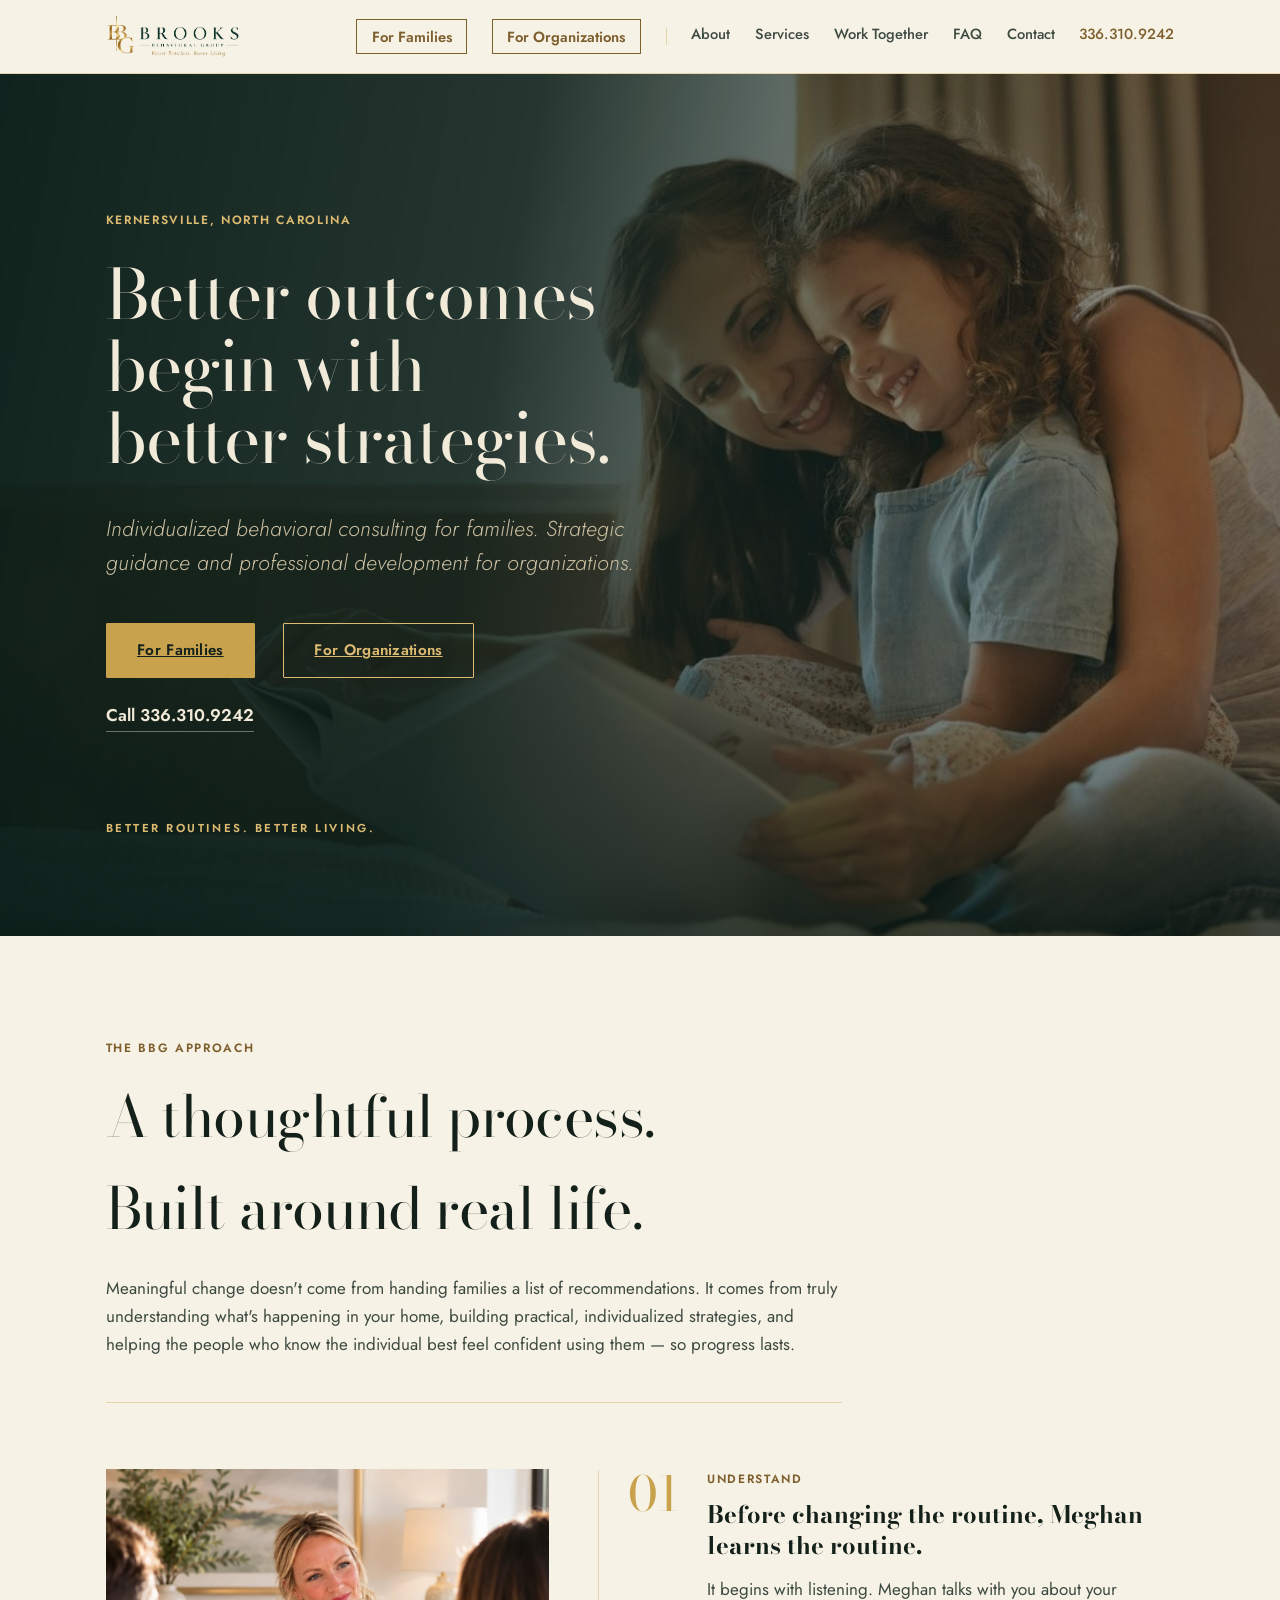
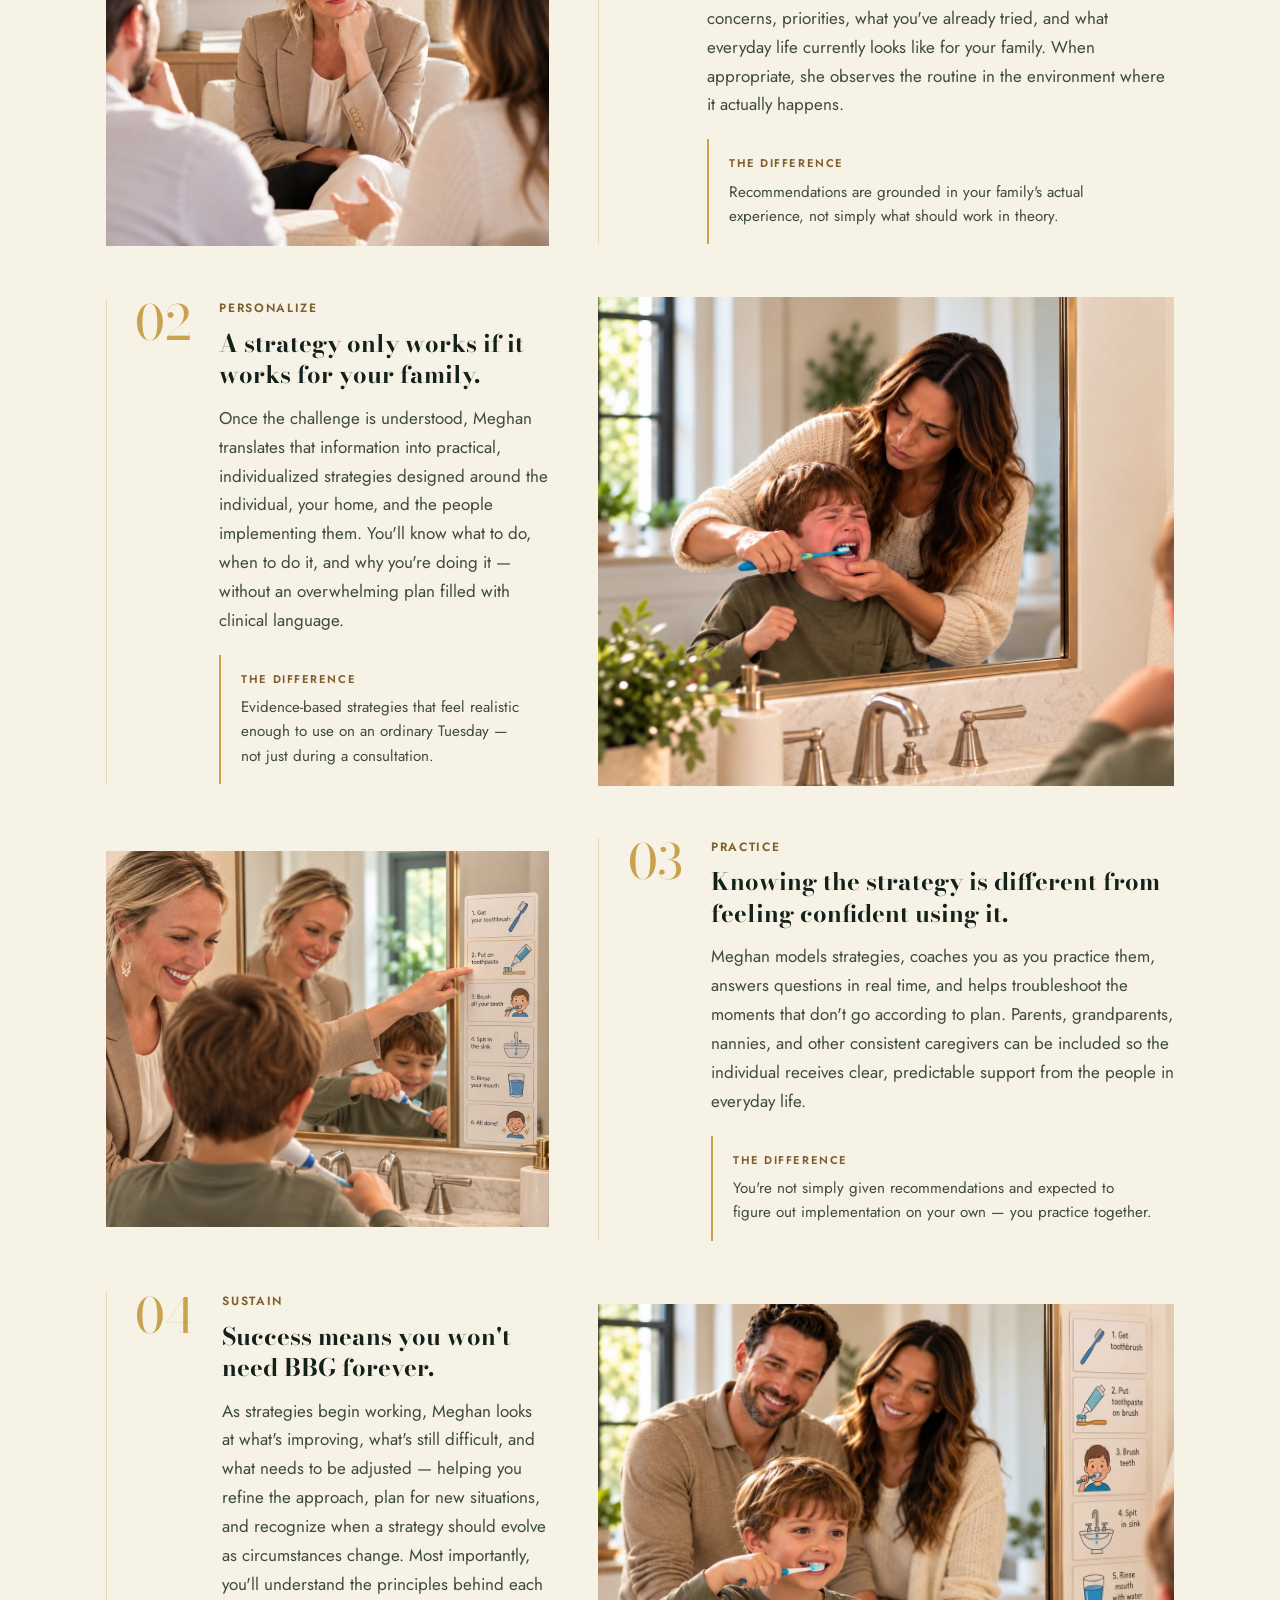
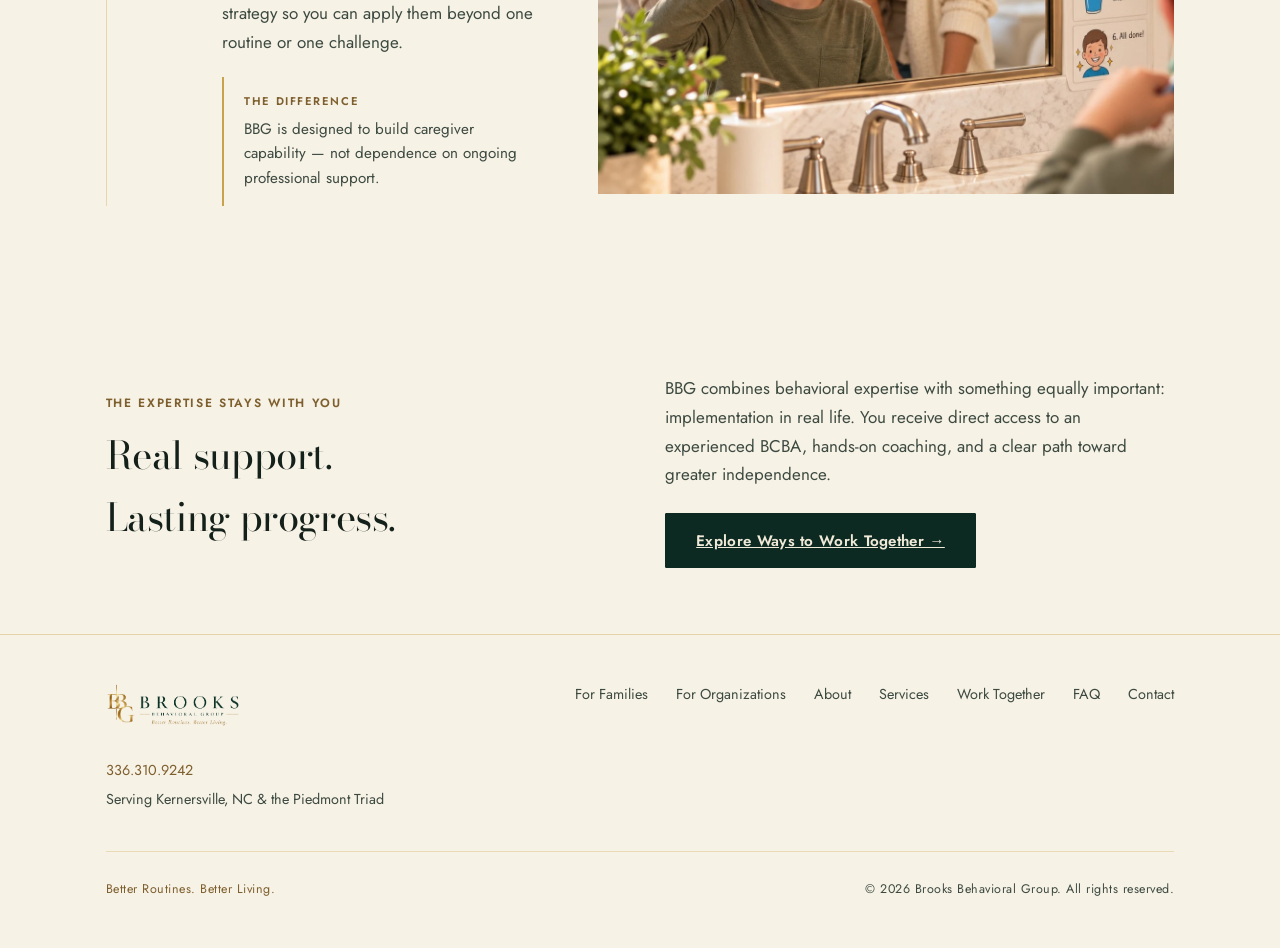
<file: index.html>
<!doctype html>
<html lang="en">
<head>
  <meta charset="utf-8" />
  <meta name="viewport" content="width=device-width, initial-scale=1" />
  <title>Brooks Behavioral Group — Private In-Home Behavioral Consulting, Kernersville NC</title>
  <meta name="description" content="Brooks Behavioral Group is a private, in-home behavioral consulting practice led by a Board Certified Behavior Analyst, serving families in Kernersville, NC and the greater Piedmont Triad." />
  <link rel="icon" type="image/png" href="assets/images/logo-mark.png" />

  <meta property="og:type" content="website" />
  <meta property="og:site_name" content="Brooks Behavioral Group" />
  <meta property="og:url" content="https://www.brooksbehavioral.com/" />
  <meta property="og:title" content="Brooks Behavioral Group" />
  <meta property="og:description" content="Private, in-home behavioral consulting with a Board Certified Behavior Analyst — serving Kernersville, NC and the greater Piedmont Triad." />
  <meta property="og:image" content="https://www.brooksbehavioral.com/assets/images/og-share.jpg" />
  <meta property="og:image:width" content="1200" />
  <meta property="og:image:height" content="630" />
  <meta name="twitter:card" content="summary_large_image" />
  <meta name="twitter:title" content="Brooks Behavioral Group" />
  <meta name="twitter:description" content="Private, in-home behavioral consulting with a Board Certified Behavior Analyst — serving Kernersville, NC and the greater Piedmont Triad." />
  <meta name="twitter:image" content="https://www.brooksbehavioral.com/assets/images/og-share.jpg" />
  <link rel="preconnect" href="https://fonts.googleapis.com" />
  <link rel="preconnect" href="https://fonts.gstatic.com" crossorigin />
  <link href="https://fonts.googleapis.com/css2?family=Bodoni+Moda:ital,opsz,wght@0,6..96,400..800;1,6..96,400..700&family=Jost:ital,wght@0,300;0,400;0,500;0,600;1,300;1,400;1,500&display=swap" rel="stylesheet" />
  <link rel="stylesheet" href="css/style.css?v=__ASSET_VERSION__" />
</head>
<body>

  <header class="site-header">
    <div class="wrap site-header__bar">
      <a class="wordmark" href="index.html">
        <img class="wordmark__logo" src="assets/images/logo-full.png" alt="Brooks Behavioral Group" />
      </a>

      <button class="nav-toggle" type="button" aria-expanded="false" aria-controls="primary-nav" aria-label="Open menu">
        <span></span><span></span><span></span>
      </button>

      <nav class="site-nav" id="primary-nav">
        <a class="site-nav__pathway" href="index.html#approach">For Families</a>
        <a class="site-nav__pathway" href="organizations.html">For Organizations</a>
        <span class="site-nav__divider" aria-hidden="true"></span>
        <a href="about.html">About</a>
        <a href="services.html">Services</a>
        <a href="together.html">Work Together</a>
        <a href="faq.html">FAQ</a>
        <a href="contact.html">Contact</a>
        <a class="site-nav__phone" href="tel:+13363109242">336.310.9242</a>
      </nav>
    </div>
  </header>

  <main>
    <!-- ============ Hero ============ -->
    <section class="hero">
      <img class="hero__bg" src="assets/images/reading-together.jpg" alt="" aria-hidden="true" />
      <div class="hero__scrim" aria-hidden="true"></div>

      <div class="wrap">
        <div class="hero__frame">
          <p class="hero__eyebrow label">Kernersville, North Carolina</p>
          <h1 class="hero__title display">Better outcomes begin with better strategies.</h1>
          <p class="hero__lede">Individualized behavioral consulting for families. Strategic guidance and professional development for organizations.</p>
          <div class="hero__actions">
            <a class="btn btn--gold-solid" href="#approach">For Families</a>
            <a class="btn btn--gold" href="organizations.html">For Organizations</a>
          </div>
          <a class="hero__call" href="tel:+13363109242">Call 336.310.9242</a>
        </div>
        <p class="brand-strip">Better Routines. Better Living.</p>
      </div>
    </section>

    <!-- ============ The BBG Approach ============ -->
    <section class="section section--ivory" id="approach">
      <div class="wrap">
        <div class="approach__intro">
          <p class="label" style="color: var(--gold-600);">The BBG Approach</p>
          <h2 class="display approach__headline">A thoughtful process. Built around real life.</h2>
          <p class="approach__lede">Meaningful change doesn't come from handing families a list of recommendations. It comes from truly understanding what's happening in your home, building practical, individualized strategies, and helping the people who know the individual best feel confident using them — so progress lasts.</p>
        </div>

        <div class="approach-steps">
          <article class="approach-step reveal-on-scroll">
            <div class="approach-step__media">
              <img src="assets/images/living-room-consultation.jpg" alt="Meghan listening to a father and mother describe their family's routines in their living room" loading="lazy" />
            </div>
            <div class="approach-step__content">
              <p class="approach-step__num display" aria-hidden="true">01</p>
              <div class="approach-step__text">
                <p class="approach-step__label label">Understand</p>
                <h3 class="approach-step__headline">Before changing the routine, Meghan learns the routine.</h3>
                <p class="approach-step__body">It begins with listening. Meghan talks with you about your concerns, priorities, what you've already tried, and what everyday life currently looks like for your family. When appropriate, she observes the routine in the environment where it actually happens.</p>
                <div class="approach-step__difference">
                  <p class="approach-step__difference-label label">The Difference</p>
                  <p class="approach-step__difference-text">Recommendations are grounded in your family's actual experience, not simply what should work in theory.</p>
                </div>
              </div>
            </div>
          </article>

          <article class="approach-step approach-step--reverse reveal-on-scroll">
            <div class="approach-step__media">
              <img src="assets/images/toothbrushing-struggle-2.jpg" alt="A mother helping her son brush his teeth during a difficult moment" loading="lazy" />
            </div>
            <div class="approach-step__content">
              <p class="approach-step__num display" aria-hidden="true">02</p>
              <div class="approach-step__text">
                <p class="approach-step__label label">Personalize</p>
                <h3 class="approach-step__headline">A strategy only works if it works for your family.</h3>
                <p class="approach-step__body">Once the challenge is understood, Meghan translates that information into practical, individualized strategies designed around the individual, your home, and the people implementing them. You'll know what to do, when to do it, and why you're doing it — without an overwhelming plan filled with clinical language.</p>
                <div class="approach-step__difference">
                  <p class="approach-step__difference-label label">The Difference</p>
                  <p class="approach-step__difference-text">Evidence-based strategies that feel realistic enough to use on an ordinary Tuesday — not just during a consultation.</p>
                </div>
              </div>
            </div>
          </article>

          <article class="approach-step reveal-on-scroll">
            <div class="approach-step__media">
              <img src="assets/images/toothbrushing-routine-chart.jpg" alt="Meghan helping a child follow a visual toothbrushing routine chart at the bathroom mirror" loading="lazy" />
            </div>
            <div class="approach-step__content">
              <p class="approach-step__num display" aria-hidden="true">03</p>
              <div class="approach-step__text">
                <p class="approach-step__label label">Practice</p>
                <h3 class="approach-step__headline">Knowing the strategy is different from feeling confident using it.</h3>
                <p class="approach-step__body">Meghan models strategies, coaches you as you practice them, answers questions in real time, and helps troubleshoot the moments that don't go according to plan. Parents, grandparents, nannies, and other consistent caregivers can be included so the individual receives clear, predictable support from the people in everyday life.</p>
                <div class="approach-step__difference">
                  <p class="approach-step__difference-label label">The Difference</p>
                  <p class="approach-step__difference-text">You're not simply given recommendations and expected to figure out implementation on your own — you practice together.</p>
                </div>
              </div>
            </div>
          </article>

          <article class="approach-step approach-step--reverse reveal-on-scroll">
            <div class="approach-step__media">
              <img src="assets/images/family-toothbrushing-success.jpg" alt="A child confidently brushing his teeth on his own while both parents watch proudly" loading="lazy" />
            </div>
            <div class="approach-step__content">
              <p class="approach-step__num display" aria-hidden="true">04</p>
              <div class="approach-step__text">
                <p class="approach-step__label label">Sustain</p>
                <h3 class="approach-step__headline">Success means you won't need BBG forever.</h3>
                <p class="approach-step__body">As strategies begin working, Meghan looks at what's improving, what's still difficult, and what needs to be adjusted — helping you refine the approach, plan for new situations, and recognize when a strategy should evolve as circumstances change. Most importantly, you'll understand the principles behind each strategy so you can apply them beyond one routine or one challenge.</p>
                <div class="approach-step__difference">
                  <p class="approach-step__difference-label label">The Difference</p>
                  <p class="approach-step__difference-text">BBG is designed to build caregiver capability — not dependence on ongoing professional support.</p>
                </div>
              </div>
            </div>
          </article>
        </div>
      </div>
    </section>

    <!-- ============ Closing strip ============ -->
    <section class="approach-close">
      <div class="wrap approach-close__grid">
        <div>
          <p class="label" style="color: var(--gold-600);">The Expertise Stays With You</p>
          <h2 class="display approach-close__headline">Real support. Lasting progress.</h2>
        </div>
        <div class="approach-close__body">
          <p>BBG combines behavioral expertise with something equally important: implementation in real life. You receive direct access to an experienced BCBA, hands-on coaching, and a clear path toward greater independence.</p>
          <a class="btn btn--emerald" href="together.html">Explore Ways to Work Together &rarr;</a>
        </div>
      </div>
    </section>
  </main>

  <footer class="site-footer">
    <div class="wrap">
      <div class="site-footer__top">
        <a class="wordmark" href="index.html">
          <img class="wordmark__logo" src="assets/images/logo-full.png" alt="Brooks Behavioral Group" />
        </a>

        <nav class="site-footer__nav" aria-label="Footer">
          <a href="index.html#approach">For Families</a>
          <a href="organizations.html">For Organizations</a>
          <a href="about.html">About</a>
          <a href="services.html">Services</a>
          <a href="together.html">Work Together</a>
          <a href="faq.html">FAQ</a>
          <a href="contact.html">Contact</a>
        </nav>

        <div class="site-footer__contact">
          <a href="tel:+13363109242">336.310.9242</a>
          <span>Serving Kernersville, NC &amp; the Piedmont Triad</span>
        </div>
      </div>

      <div class="site-footer__bottom">
        <span class="site-footer__tagline">Better Routines. Better Living.</span>
        <span>&copy; <span id="year">2026</span> Brooks Behavioral Group. All rights reserved.</span>
      </div>
    </div>
  </footer>

  <script src="js/main.js?v=__ASSET_VERSION__"></script>
</body>
</html>
</file>
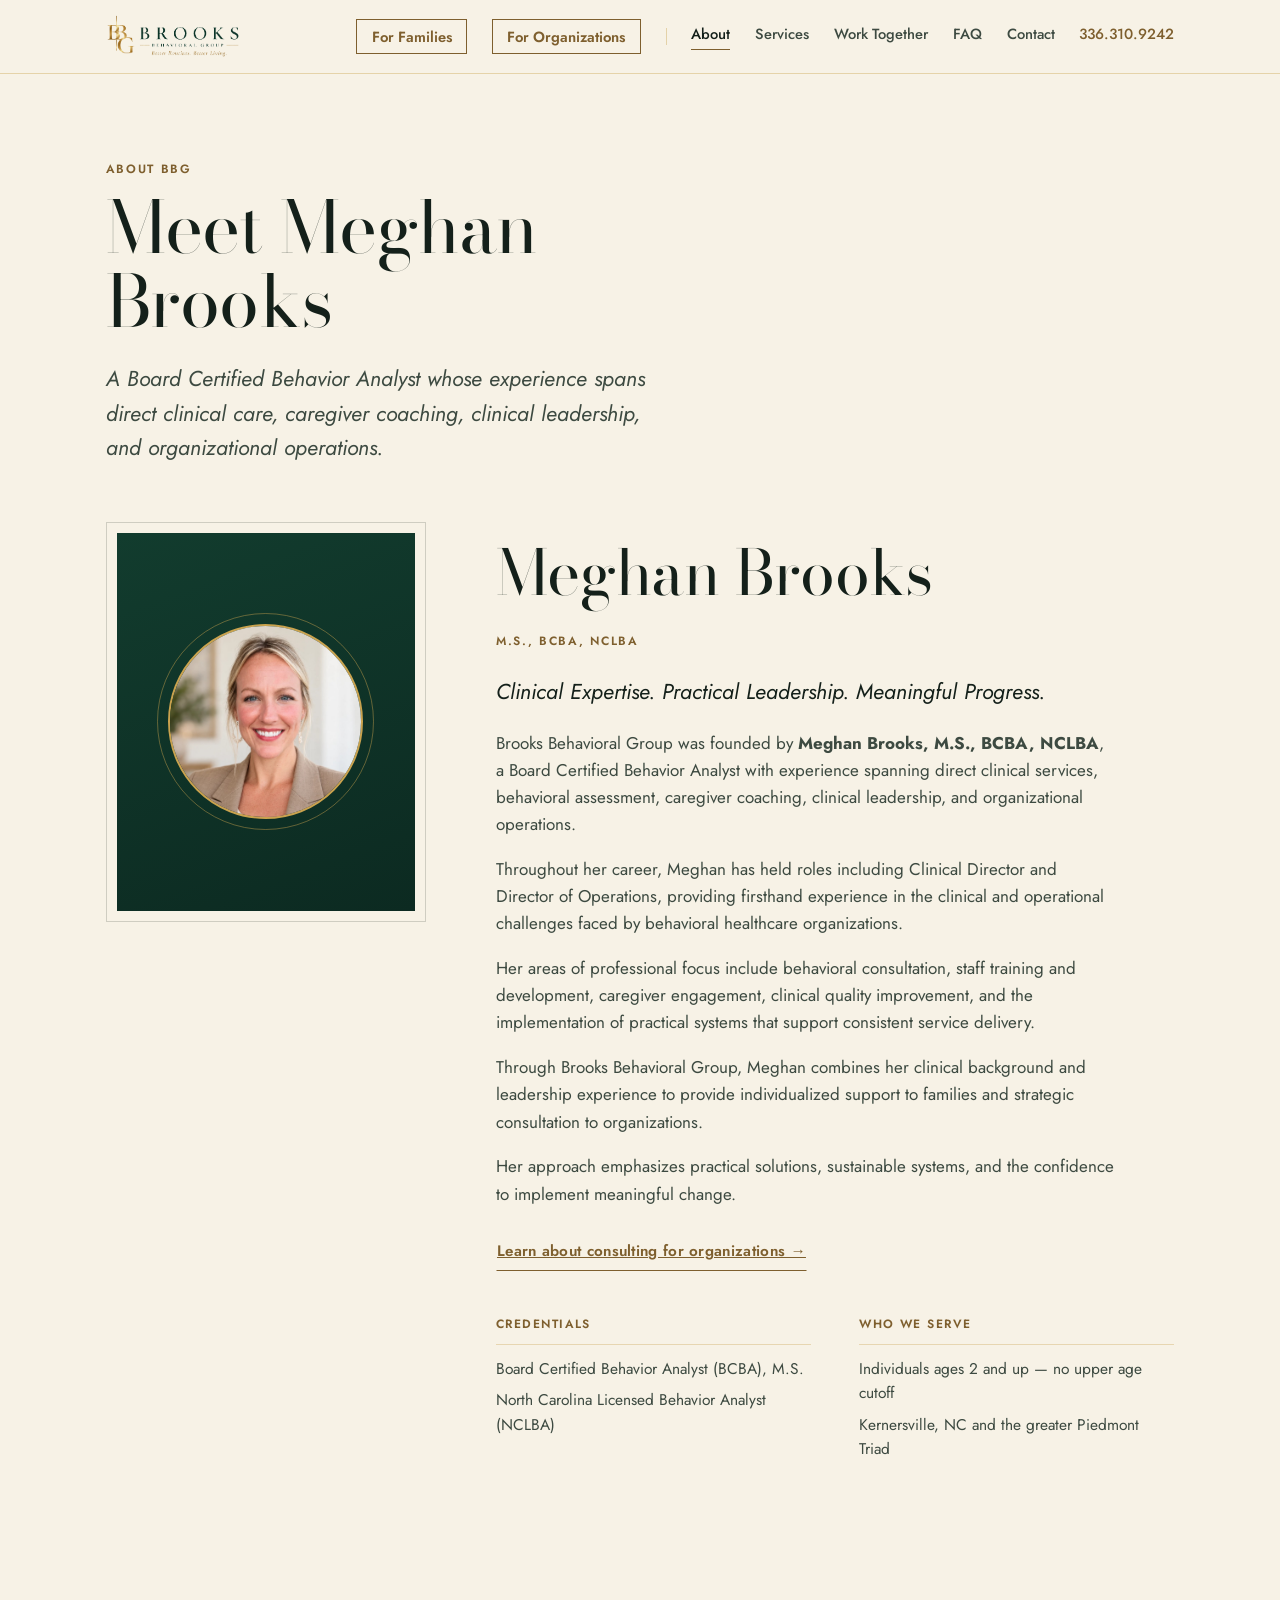
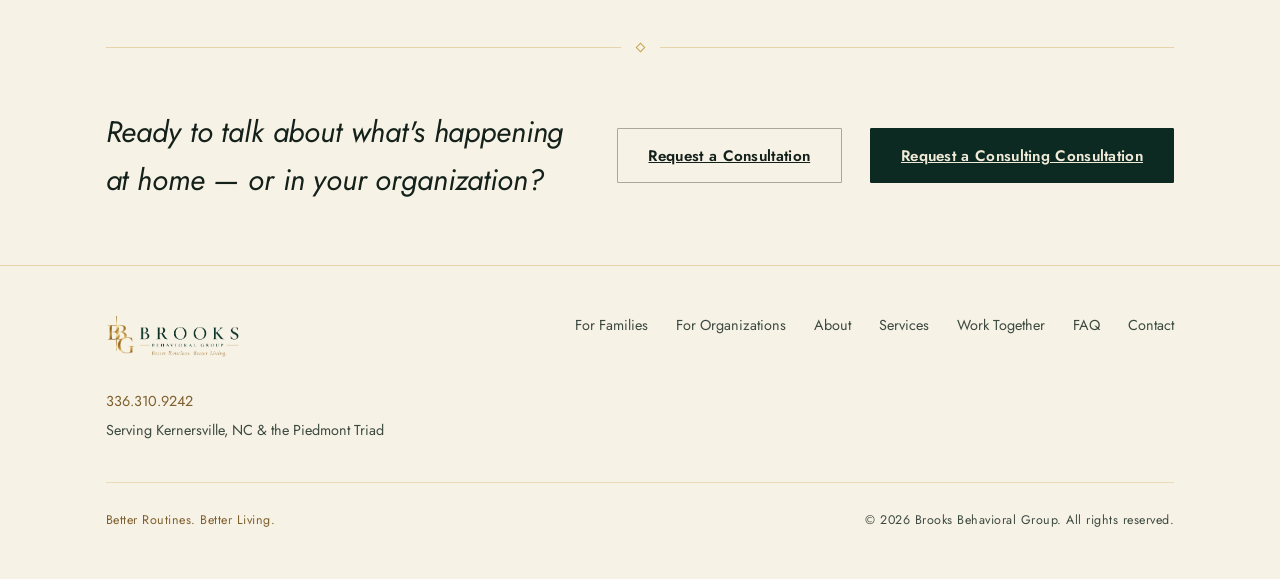
<file: about.html>
<!doctype html>
<html lang="en">
<head>
  <meta charset="utf-8" />
  <meta name="viewport" content="width=device-width, initial-scale=1" />
  <title>About Meghan Brooks, BCBA | Brooks Behavioral Group</title>
  <meta name="description" content="Meet Meghan Brooks, M.S., BCBA, NCLBA — founder of Brooks Behavioral Group, offering private, in-home behavioral consulting for families in Kernersville, NC and the greater Piedmont Triad." />
  <link rel="icon" type="image/png" href="assets/images/logo-mark.png" />

  <meta property="og:type" content="website" />
  <meta property="og:site_name" content="Brooks Behavioral Group" />
  <meta property="og:url" content="https://www.brooksbehavioral.com/about.html" />
  <meta property="og:title" content="About Meghan Brooks, BCBA | Brooks Behavioral Group" />
  <meta property="og:description" content="Meet Meghan Brooks, M.S., BCBA, NCLBA — founder of Brooks Behavioral Group, offering private, in-home behavioral consulting for families in Kernersville, NC and the greater Piedmont Triad." />
  <meta property="og:image" content="https://www.brooksbehavioral.com/assets/images/og-share.jpg" />
  <meta property="og:image:width" content="1200" />
  <meta property="og:image:height" content="630" />
  <meta name="twitter:card" content="summary_large_image" />
  <meta name="twitter:title" content="About Meghan Brooks, BCBA | Brooks Behavioral Group" />
  <meta name="twitter:description" content="Meet Meghan Brooks, M.S., BCBA, NCLBA — founder of Brooks Behavioral Group, offering private, in-home behavioral consulting for families in Kernersville, NC and the greater Piedmont Triad." />
  <meta name="twitter:image" content="https://www.brooksbehavioral.com/assets/images/og-share.jpg" />
  <link rel="preconnect" href="https://fonts.googleapis.com" />
  <link rel="preconnect" href="https://fonts.gstatic.com" crossorigin />
  <link href="https://fonts.googleapis.com/css2?family=Bodoni+Moda:ital,opsz,wght@0,6..96,400..800;1,6..96,400..700&family=Jost:ital,wght@0,300;0,400;0,500;0,600;1,300;1,400;1,500&display=swap" rel="stylesheet" />
  <link rel="stylesheet" href="css/style.css?v=__ASSET_VERSION__" />
</head>
<body>

  <header class="site-header">
    <div class="wrap site-header__bar">
      <a class="wordmark" href="index.html">
        <img class="wordmark__logo" src="assets/images/logo-full.png" alt="Brooks Behavioral Group" />
      </a>

      <button class="nav-toggle" type="button" aria-expanded="false" aria-controls="primary-nav" aria-label="Open menu">
        <span></span><span></span><span></span>
      </button>

      <nav class="site-nav" id="primary-nav">
        <a class="site-nav__pathway" href="index.html#approach">For Families</a>
        <a class="site-nav__pathway" href="organizations.html">For Organizations</a>
        <span class="site-nav__divider" aria-hidden="true"></span>
        <a href="about.html" aria-current="page">About</a>
        <a href="services.html">Services</a>
        <a href="together.html">Work Together</a>
        <a href="faq.html">FAQ</a>
        <a href="contact.html">Contact</a>
        <a class="site-nav__phone" href="tel:+13363109242">336.310.9242</a>
      </nav>
    </div>
  </header>

  <main>
    <section class="contact-hero section--ivory">
      <div class="wrap">
        <p class="label" style="color: var(--gold-600);">About BBG</p>
        <h1 class="contact-hero__title display" style="margin-top: 0.75rem;">Meet Meghan Brooks</h1>
        <p class="contact-hero__lede">A Board Certified Behavior Analyst whose experience spans direct clinical care, caregiver coaching, clinical leadership, and organizational operations.</p>
      </div>
    </section>

    <section class="section section--ivory" style="padding-top: clamp(2.5rem, 2rem + 2vw, 3.5rem);">
      <div class="wrap about__grid">
        <div class="about__portrait">
          <div class="about__portrait-inner">
            <img
              class="about__photo"
              src="assets/images/meghan-brooks.jpg"
              alt="Portrait of Meghan Brooks, M.S., BCBA, NCLBA"
            />
          </div>
        </div>

        <div>
          <h2 class="about__name display">Meghan Brooks</h2>
          <p class="about__credential label">M.S., BCBA, NCLBA</p>

          <p class="about__dek">Clinical Expertise. Practical Leadership. Meaningful Progress.</p>

          <div class="about__bio measure">
            <p>Brooks Behavioral Group was founded by <strong>Meghan Brooks, M.S., BCBA, NCLBA</strong>, a Board Certified Behavior Analyst with experience spanning direct clinical services, behavioral assessment, caregiver coaching, clinical leadership, and organizational operations.</p>
            <p>Throughout her career, Meghan has held roles including Clinical Director and Director of Operations, providing firsthand experience in the clinical and operational challenges faced by behavioral healthcare organizations.</p>
            <p>Her areas of professional focus include behavioral consultation, staff training and development, caregiver engagement, clinical quality improvement, and the implementation of practical systems that support consistent service delivery.</p>
            <p>Through Brooks Behavioral Group, Meghan combines her clinical background and leadership experience to provide individualized support to families and strategic consultation to organizations.</p>
            <p>Her approach emphasizes practical solutions, sustainable systems, and the confidence to implement meaningful change.</p>
          </div>

          <p class="about__cross-link"><a class="btn btn--text" href="organizations.html">Learn about consulting for organizations &rarr;</a></p>

          <dl class="fact-list">
            <div>
              <dt>Credentials</dt>
              <dd>
                <span>Board Certified Behavior Analyst (BCBA), M.S.</span>
                <span>North Carolina Licensed Behavior Analyst (NCLBA)</span>
              </dd>
            </div>
            <div>
              <dt>Who We Serve</dt>
              <dd>
                <span>Individuals ages 2 and up — no upper age cutoff</span>
                <span>Kernersville, NC and the greater Piedmont Triad</span>
              </dd>
            </div>
          </dl>
        </div>
      </div>
    </section>

    <!-- ============ Closing CTA ============ -->
    <section class="section--tight section--ivory">
      <div class="wrap">
        <div class="ornament-rule" style="margin-bottom: clamp(2.5rem, 2rem + 2vw, 4rem);">
          <span class="ornament-rule__mark" aria-hidden="true"></span>
        </div>
        <div class="cta-band">
          <p class="cta-band__title display">Ready to talk about what's happening at home — or in your organization?</p>
          <div class="hero__actions" style="margin-top: 0;">
            <a class="btn btn--ghost-dark" href="contact.html">Request a Consultation</a>
            <a class="btn btn--emerald" href="organizations.html#consulting-inquiry" data-reveal="consulting-inquiry">Request a Consulting Consultation</a>
          </div>
        </div>
      </div>
    </section>
  </main>

  <footer class="site-footer">
    <div class="wrap">
      <div class="site-footer__top">
        <a class="wordmark" href="index.html">
          <img class="wordmark__logo" src="assets/images/logo-full.png" alt="Brooks Behavioral Group" />
        </a>

        <nav class="site-footer__nav" aria-label="Footer">
          <a href="index.html#approach">For Families</a>
          <a href="organizations.html">For Organizations</a>
          <a href="about.html">About</a>
          <a href="services.html">Services</a>
          <a href="together.html">Work Together</a>
          <a href="faq.html">FAQ</a>
          <a href="contact.html">Contact</a>
        </nav>

        <div class="site-footer__contact">
          <a href="tel:+13363109242">336.310.9242</a>
          <span>Serving Kernersville, NC &amp; the Piedmont Triad</span>
        </div>
      </div>

      <div class="site-footer__bottom">
        <span class="site-footer__tagline">Better Routines. Better Living.</span>
        <span>&copy; <span id="year">2026</span> Brooks Behavioral Group. All rights reserved.</span>
      </div>
    </div>
  </footer>

  <script src="js/main.js?v=__ASSET_VERSION__"></script>
</body>
</html>
</file>
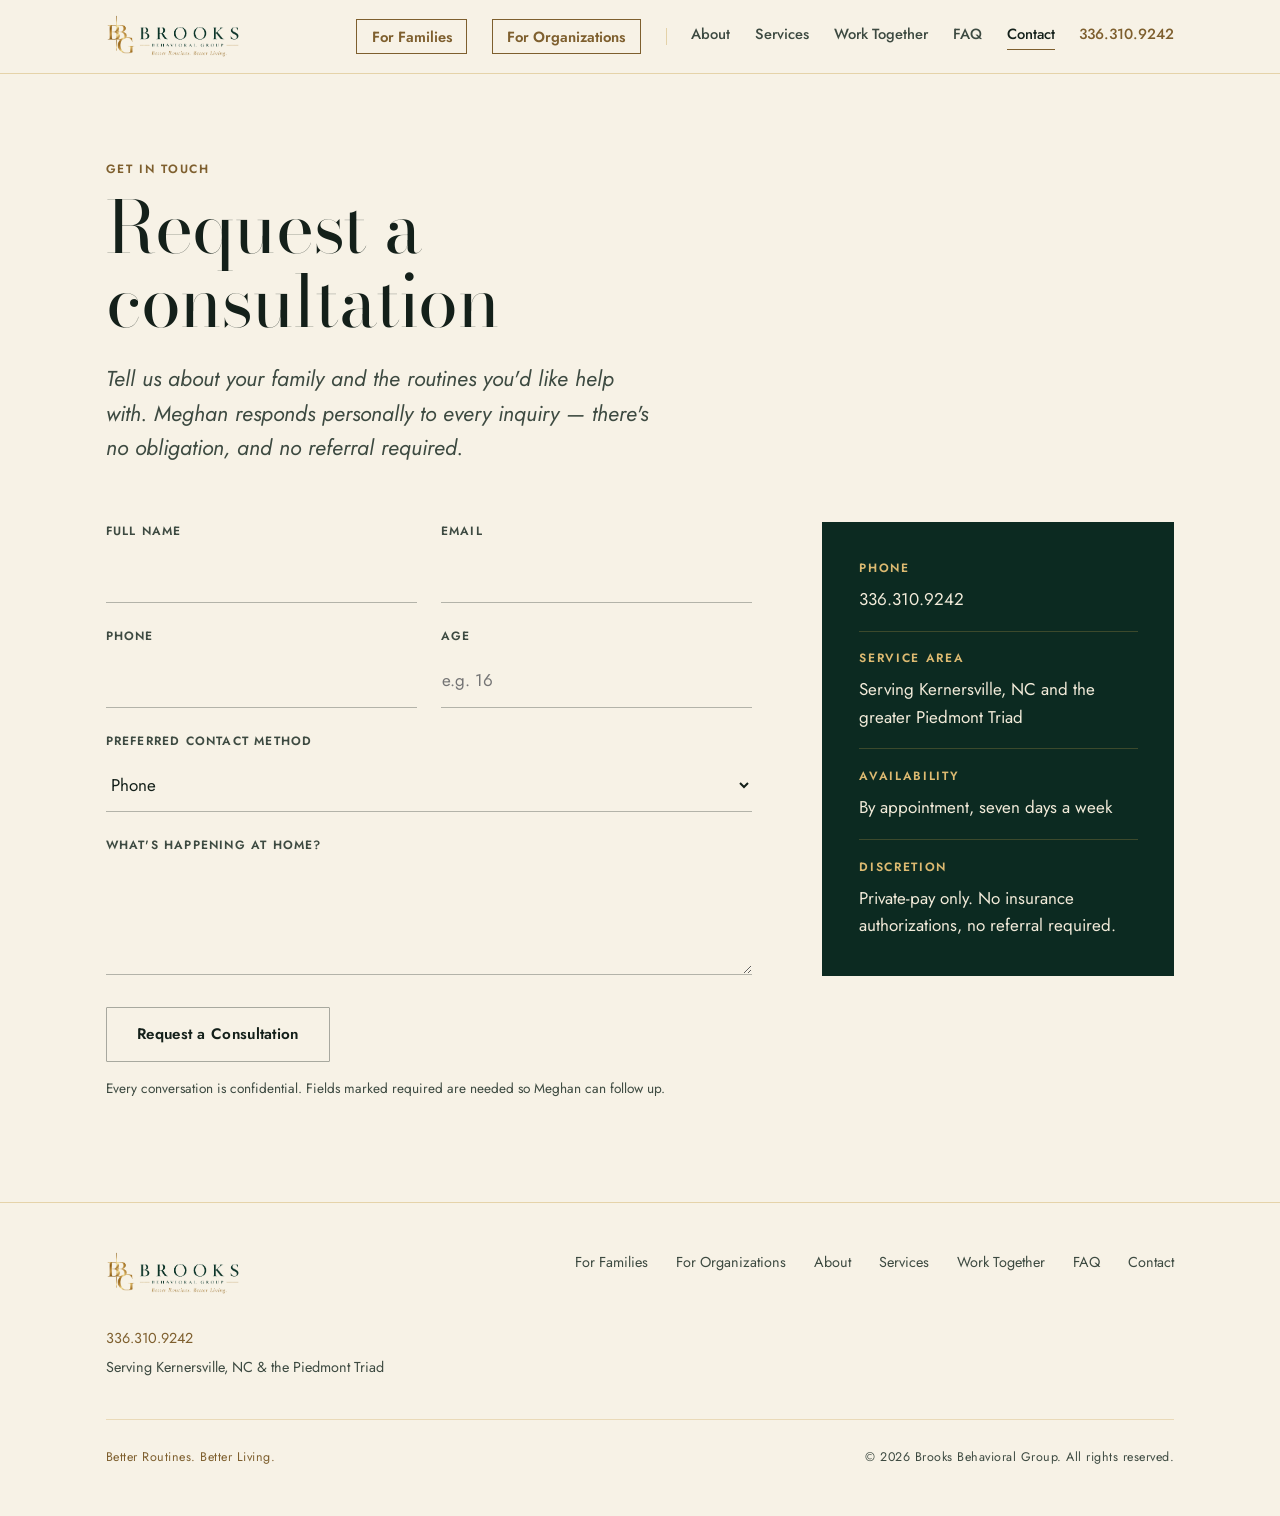
<file: contact.html>
<!doctype html>
<html lang="en">
<head>
  <meta charset="utf-8" />
  <meta name="viewport" content="width=device-width, initial-scale=1" />
  <title>Contact — Brooks Behavioral Group</title>
  <meta name="description" content="Request a private consultation with Brooks Behavioral Group. In-home behavioral consulting serving Kernersville, NC and the greater Piedmont Triad." />
  <link rel="icon" type="image/png" href="assets/images/logo-mark.png" />

  <meta property="og:type" content="website" />
  <meta property="og:site_name" content="Brooks Behavioral Group" />
  <meta property="og:url" content="https://www.brooksbehavioral.com/contact.html" />
  <meta property="og:title" content="Contact — Brooks Behavioral Group" />
  <meta property="og:description" content="Request a private consultation with Brooks Behavioral Group. In-home behavioral consulting serving Kernersville, NC and the greater Piedmont Triad." />
  <meta property="og:image" content="https://www.brooksbehavioral.com/assets/images/og-share.jpg" />
  <meta property="og:image:width" content="1200" />
  <meta property="og:image:height" content="630" />
  <meta name="twitter:card" content="summary_large_image" />
  <meta name="twitter:title" content="Contact — Brooks Behavioral Group" />
  <meta name="twitter:description" content="Request a private consultation with Brooks Behavioral Group. In-home behavioral consulting serving Kernersville, NC and the greater Piedmont Triad." />
  <meta name="twitter:image" content="https://www.brooksbehavioral.com/assets/images/og-share.jpg" />
  <link rel="preconnect" href="https://fonts.googleapis.com" />
  <link rel="preconnect" href="https://fonts.gstatic.com" crossorigin />
  <link href="https://fonts.googleapis.com/css2?family=Bodoni+Moda:ital,opsz,wght@0,6..96,400..800;1,6..96,400..700&family=Jost:ital,wght@0,300;0,400;0,500;0,600;1,300;1,400;1,500&display=swap" rel="stylesheet" />
  <link rel="stylesheet" href="css/style.css?v=__ASSET_VERSION__" />
</head>
<body>

  <header class="site-header">
    <div class="wrap site-header__bar">
      <a class="wordmark" href="index.html">
        <img class="wordmark__logo" src="assets/images/logo-full.png" alt="Brooks Behavioral Group" />
      </a>

      <button class="nav-toggle" type="button" aria-expanded="false" aria-controls="primary-nav" aria-label="Open menu">
        <span></span><span></span><span></span>
      </button>

      <nav class="site-nav" id="primary-nav">
        <a class="site-nav__pathway" href="index.html#approach">For Families</a>
        <a class="site-nav__pathway" href="organizations.html">For Organizations</a>
        <span class="site-nav__divider" aria-hidden="true"></span>
        <a href="about.html">About</a>
        <a href="services.html">Services</a>
        <a href="together.html">Work Together</a>
        <a href="faq.html">FAQ</a>
        <a href="contact.html" aria-current="page">Contact</a>
        <a class="site-nav__phone" href="tel:+13363109242">336.310.9242</a>
      </nav>
    </div>
  </header>

  <main>
    <section class="contact-hero section--ivory">
      <div class="wrap">
        <p class="label" style="color: var(--gold-600);">Get in touch</p>
        <h1 class="contact-hero__title display" style="margin-top: 0.75rem;">Request a consultation</h1>
        <p class="contact-hero__lede">Tell us about your family and the routines you'd like help with. Meghan responds personally to every inquiry — there's no obligation, and no referral required.</p>
      </div>
    </section>

    <section class="section section--ivory" style="padding-top: clamp(2.5rem, 2rem + 2vw, 3.5rem);">
      <div class="wrap contact__grid">
        <form id="consult-form" class="contact-form ajax-form" action="https://formspree.io/f/mljdpvrq" method="POST">
          <input type="hidden" name="_subject" value="New Family Consultation Request" />
          <input type="text" name="_gotcha" style="display:none" tabindex="-1" autocomplete="off" />

          <div class="form-row">
            <div class="form-field">
              <label for="name">Full name</label>
              <input id="name" name="name" type="text" autocomplete="name" required />
            </div>
            <div class="form-field">
              <label for="email">Email</label>
              <input id="email" name="email" type="email" autocomplete="email" required />
            </div>
          </div>

          <div class="form-row">
            <div class="form-field">
              <label for="phone">Phone</label>
              <input id="phone" name="phone" type="tel" autocomplete="tel" />
            </div>
            <div class="form-field">
              <label for="individual_age">Age</label>
              <input id="individual_age" name="individual_age" type="text" placeholder="e.g. 16" />
            </div>
          </div>

          <div class="form-field">
            <label for="contact_method">Preferred contact method</label>
            <select id="contact_method" name="preferred_contact_method">
              <option value="Phone">Phone</option>
              <option value="Email">Email</option>
              <option value="Text">Text</option>
            </select>
          </div>

          <div class="form-field">
            <label for="message">What's happening at home?</label>
            <textarea id="message" name="message" required></textarea>
          </div>

          <button class="btn btn--ghost-dark" type="submit">Request a Consultation</button>

          <p class="form-note">Every conversation is confidential. Fields marked required are needed so Meghan can follow up.</p>
          <p class="form-status" id="form-status" role="status"></p>
        </form>

        <aside class="info-panel">
          <div class="info-panel__item">
            <p class="label info-panel__label">Phone</p>
            <p class="info-panel__value"><a href="tel:+13363109242">336.310.9242</a></p>
          </div>
          <div class="info-panel__item">
            <p class="label info-panel__label">Service Area</p>
            <p class="info-panel__value">Serving Kernersville, NC and the greater Piedmont Triad</p>
          </div>
          <div class="info-panel__item">
            <p class="label info-panel__label">Availability</p>
            <p class="info-panel__value">By appointment, seven days a week</p>
          </div>
          <div class="info-panel__item">
            <p class="label info-panel__label">Discretion</p>
            <p class="info-panel__value">Private-pay only. No insurance authorizations, no referral required.</p>
          </div>
        </aside>
      </div>
    </section>
  </main>

  <footer class="site-footer">
    <div class="wrap">
      <div class="site-footer__top">
        <a class="wordmark" href="index.html">
          <img class="wordmark__logo" src="assets/images/logo-full.png" alt="Brooks Behavioral Group" />
        </a>

        <nav class="site-footer__nav" aria-label="Footer">
          <a href="index.html#approach">For Families</a>
          <a href="organizations.html">For Organizations</a>
          <a href="about.html">About</a>
          <a href="services.html">Services</a>
          <a href="together.html">Work Together</a>
          <a href="faq.html">FAQ</a>
          <a href="contact.html">Contact</a>
        </nav>

        <div class="site-footer__contact">
          <a href="tel:+13363109242">336.310.9242</a>
          <span>Serving Kernersville, NC &amp; the Piedmont Triad</span>
        </div>
      </div>

      <div class="site-footer__bottom">
        <span class="site-footer__tagline">Better Routines. Better Living.</span>
        <span>&copy; <span id="year">2026</span> Brooks Behavioral Group. All rights reserved.</span>
      </div>
    </div>
  </footer>

  <script src="js/main.js?v=__ASSET_VERSION__"></script>
</body>
</html>
</file>
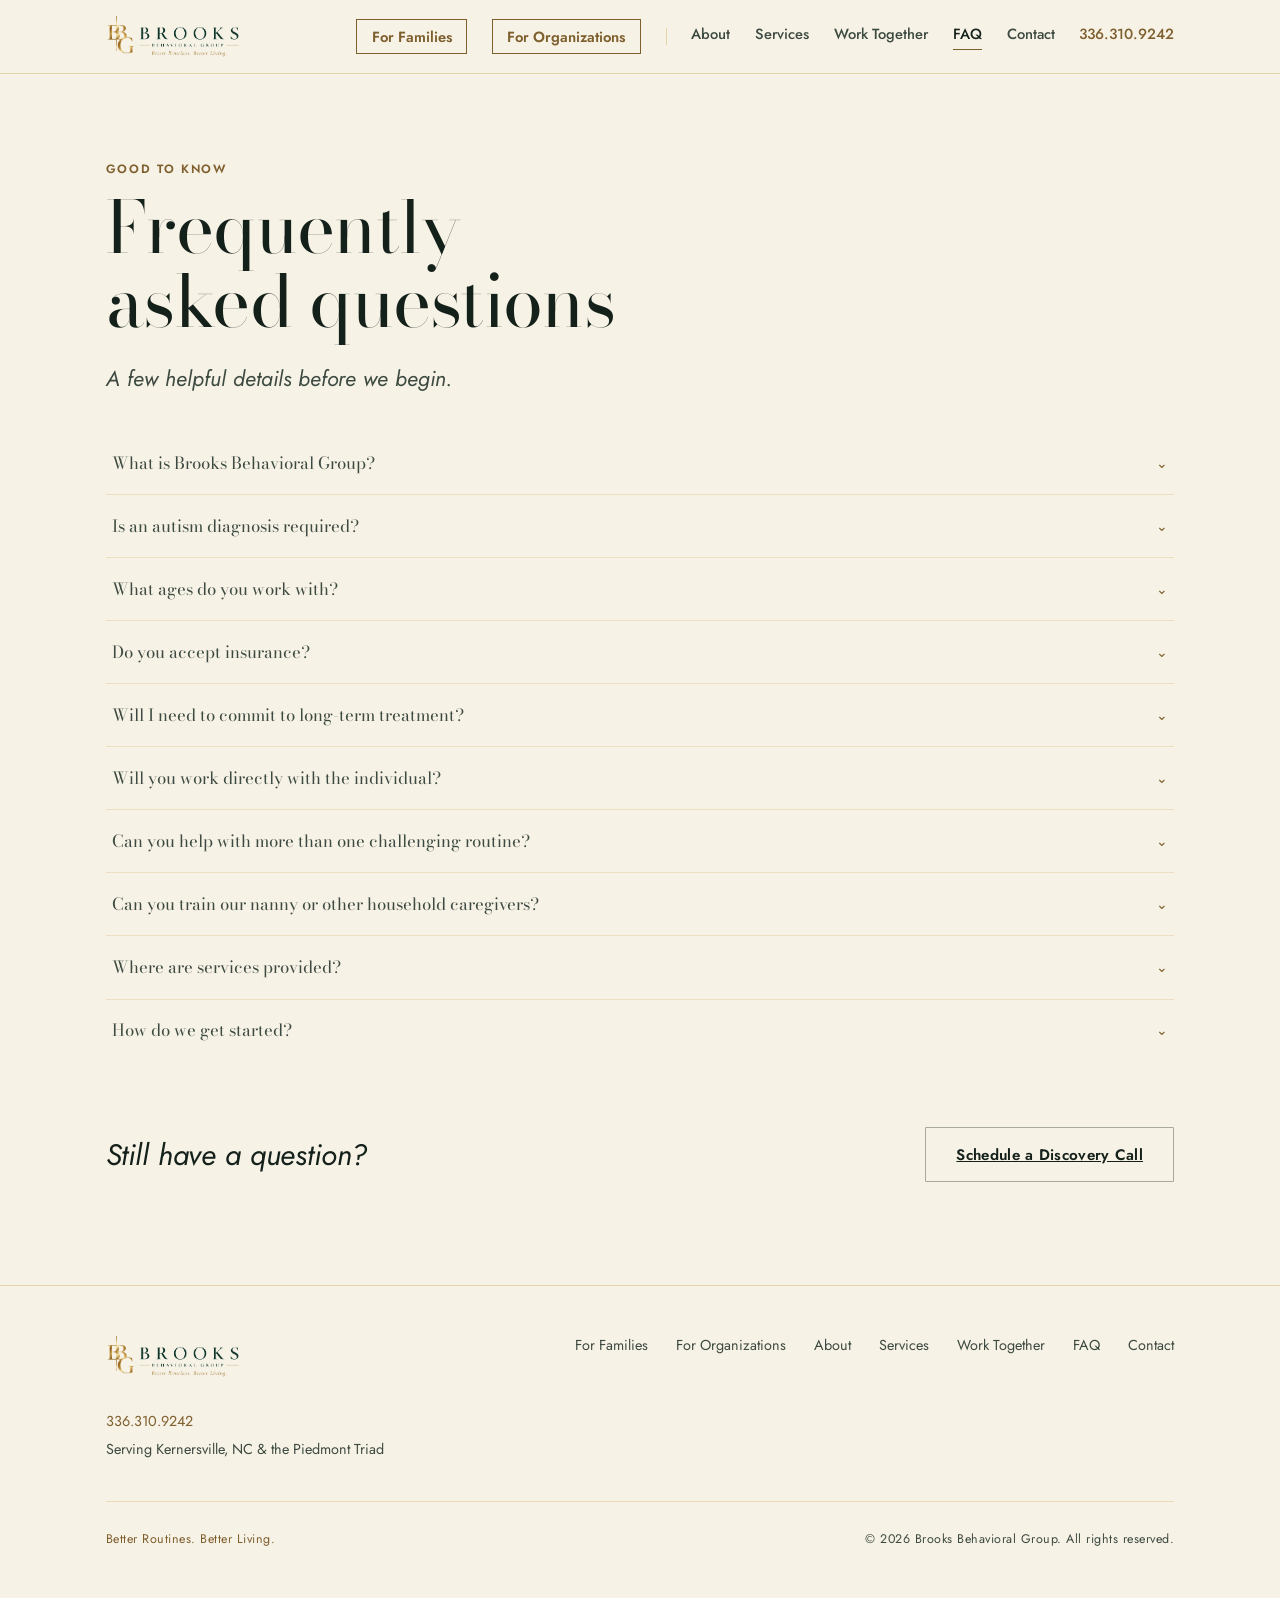
<file: faq.html>
<!doctype html>
<html lang="en">
<head>
  <meta charset="utf-8" />
  <meta name="viewport" content="width=device-width, initial-scale=1" />
  <title>Frequently Asked Questions | Brooks Behavioral Group</title>
  <meta name="description" content="Answers to common questions about Brooks Behavioral Group's private-pay, in-home behavioral consulting services with Meghan Brooks, BCBA." />
  <link rel="icon" type="image/png" href="assets/images/logo-mark.png" />

  <meta property="og:type" content="website" />
  <meta property="og:site_name" content="Brooks Behavioral Group" />
  <meta property="og:url" content="https://www.brooksbehavioral.com/faq.html" />
  <meta property="og:title" content="Frequently Asked Questions | Brooks Behavioral Group" />
  <meta property="og:description" content="Answers to common questions about Brooks Behavioral Group's private-pay, in-home behavioral consulting services with Meghan Brooks, BCBA." />
  <meta property="og:image" content="https://www.brooksbehavioral.com/assets/images/og-share.jpg" />
  <meta property="og:image:width" content="1200" />
  <meta property="og:image:height" content="630" />
  <meta name="twitter:card" content="summary_large_image" />
  <meta name="twitter:title" content="Frequently Asked Questions | Brooks Behavioral Group" />
  <meta name="twitter:description" content="Answers to common questions about Brooks Behavioral Group's private-pay, in-home behavioral consulting services with Meghan Brooks, BCBA." />
  <meta name="twitter:image" content="https://www.brooksbehavioral.com/assets/images/og-share.jpg" />
  <link rel="preconnect" href="https://fonts.googleapis.com" />
  <link rel="preconnect" href="https://fonts.gstatic.com" crossorigin />
  <link href="https://fonts.googleapis.com/css2?family=Bodoni+Moda:ital,opsz,wght@0,6..96,400..800;1,6..96,400..700&family=Jost:ital,wght@0,300;0,400;0,500;0,600;1,300;1,400;1,500&display=swap" rel="stylesheet" />
  <link rel="stylesheet" href="css/style.css?v=__ASSET_VERSION__" />
</head>
<body>

  <header class="site-header">
    <div class="wrap site-header__bar">
      <a class="wordmark" href="index.html">
        <img class="wordmark__logo" src="assets/images/logo-full.png" alt="Brooks Behavioral Group" />
      </a>

      <button class="nav-toggle" type="button" aria-expanded="false" aria-controls="primary-nav" aria-label="Open menu">
        <span></span><span></span><span></span>
      </button>

      <nav class="site-nav" id="primary-nav">
        <a class="site-nav__pathway" href="index.html#approach">For Families</a>
        <a class="site-nav__pathway" href="organizations.html">For Organizations</a>
        <span class="site-nav__divider" aria-hidden="true"></span>
        <a href="about.html">About</a>
        <a href="services.html">Services</a>
        <a href="together.html">Work Together</a>
        <a href="faq.html" aria-current="page">FAQ</a>
        <a href="contact.html">Contact</a>
        <a class="site-nav__phone" href="tel:+13363109242">336.310.9242</a>
      </nav>
    </div>
  </header>

  <main>
    <section class="contact-hero section--ivory">
      <div class="wrap">
        <p class="label" style="color: var(--gold-600);">Good to Know</p>
        <h1 class="contact-hero__title display" style="margin-top: 0.75rem; max-width: 34rem;">Frequently asked questions</h1>
        <p class="contact-hero__lede" style="max-width: 36rem;">A few helpful details before we begin.</p>
      </div>
    </section>

    <section class="section section--ivory" style="padding-top: clamp(1.5rem, 1rem + 1.5vw, 2.5rem);">
      <div class="wrap">
        <ul class="service-accordion faq-list">
          <li class="service-item">
            <button type="button" class="menu__item" id="faq-trigger-1" aria-expanded="false" aria-controls="faq-panel-1">
              What is Brooks Behavioral Group?
              <span class="menu__item__indicator" aria-hidden="true">&#8964;</span>
            </button>
            <div class="service-item__panel" id="faq-panel-1" role="region" aria-labelledby="faq-trigger-1">
              <div class="service-item__panel-inner">
                <p class="service-item__desc">Brooks Behavioral Group provides personalized, in-home behavioral consulting for families seeking practical solutions to everyday challenges. Services are delivered directly by Meghan Brooks, a Board Certified Behavior Analyst, with an emphasis on caregiver coaching, individualized strategies, and building confidence in implementation.</p>
              </div>
            </div>
          </li>
          <li class="service-item">
            <button type="button" class="menu__item" id="faq-trigger-2" aria-expanded="false" aria-controls="faq-panel-2">
              Is an autism diagnosis required?
              <span class="menu__item__indicator" aria-hidden="true">&#8964;</span>
            </button>
            <div class="service-item__panel" id="faq-panel-2" role="region" aria-labelledby="faq-trigger-2">
              <div class="service-item__panel-inner">
                <p class="service-item__desc">No. Services are based on your family's individual needs and the appropriateness of behavioral consultation. A formal autism diagnosis is not required to inquire about services.</p>
              </div>
            </div>
          </li>
          <li class="service-item">
            <button type="button" class="menu__item" id="faq-trigger-3" aria-expanded="false" aria-controls="faq-panel-3">
              What ages do you work with?
              <span class="menu__item__indicator" aria-hidden="true">&#8964;</span>
            </button>
            <div class="service-item__panel" id="faq-panel-3" role="region" aria-labelledby="faq-trigger-3">
              <div class="service-item__panel-inner">
                <p class="service-item__desc">Services are available for individuals ages 2 and up, with no upper age cutoff. Each inquiry is reviewed on its own to determine whether BBG is an appropriate fit.</p>
              </div>
            </div>
          </li>
          <li class="service-item">
            <button type="button" class="menu__item" id="faq-trigger-4" aria-expanded="false" aria-controls="faq-panel-4">
              Do you accept insurance?
              <span class="menu__item__indicator" aria-hidden="true">&#8964;</span>
            </button>
            <div class="service-item__panel" id="faq-panel-4" role="region" aria-labelledby="faq-trigger-4">
              <div class="service-item__panel-inner">
                <p class="service-item__desc">BBG is a private-pay practice and does not bill insurance. Services are designed to provide flexible, individualized support without insurance authorization requirements.</p>
              </div>
            </div>
          </li>
          <li class="service-item">
            <button type="button" class="menu__item" id="faq-trigger-5" aria-expanded="false" aria-controls="faq-panel-5">
              Will I need to commit to long-term treatment?
              <span class="menu__item__indicator" aria-hidden="true">&#8964;</span>
            </button>
            <div class="service-item__panel" id="faq-panel-5" role="region" aria-labelledby="faq-trigger-5">
              <div class="service-item__panel-inner">
                <p class="service-item__desc">No. BBG specializes in focused, short-term consulting engagements designed around your family's specific priorities. The goal is to equip you with strategies and the confidence to implement them independently.</p>
              </div>
            </div>
          </li>
          <li class="service-item">
            <button type="button" class="menu__item" id="faq-trigger-6" aria-expanded="false" aria-controls="faq-panel-6">
              Will you work directly with the individual?
              <span class="menu__item__indicator" aria-hidden="true">&#8964;</span>
            </button>
            <div class="service-item__panel" id="faq-panel-6" role="region" aria-labelledby="faq-trigger-6">
              <div class="service-item__panel-inner">
                <p class="service-item__desc">Yes, when appropriate. Sessions may include direct observation, modeling, caregiver coaching, and guided practice within their natural environment. The emphasis is on helping caregivers understand and confidently use strategies beyond our time together.</p>
              </div>
            </div>
          </li>
          <li class="service-item">
            <button type="button" class="menu__item" id="faq-trigger-7" aria-expanded="false" aria-controls="faq-panel-7">
              Can you help with more than one challenging routine?
              <span class="menu__item__indicator" aria-hidden="true">&#8964;</span>
            </button>
            <div class="service-item__panel" id="faq-panel-7" role="region" aria-labelledby="faq-trigger-7">
              <div class="service-item__panel-inner">
                <p class="service-item__desc">Absolutely. Some families begin with one priority, while others benefit from a more comprehensive approach. Your consultation will help determine the appropriate level of support.</p>
              </div>
            </div>
          </li>
          <li class="service-item">
            <button type="button" class="menu__item" id="faq-trigger-8" aria-expanded="false" aria-controls="faq-panel-8">
              Can you train our nanny or other household caregivers?
              <span class="menu__item__indicator" aria-hidden="true">&#8964;</span>
            </button>
            <div class="service-item__panel" id="faq-panel-8" role="region" aria-labelledby="faq-trigger-8">
              <div class="service-item__panel-inner">
                <p class="service-item__desc">Yes. With caregiver consent, consultation can include parents, nannies, grandparents, and other household staff to support consistent implementation across daily routines.</p>
              </div>
            </div>
          </li>
          <li class="service-item">
            <button type="button" class="menu__item" id="faq-trigger-9" aria-expanded="false" aria-controls="faq-panel-9">
              Where are services provided?
              <span class="menu__item__indicator" aria-hidden="true">&#8964;</span>
            </button>
            <div class="service-item__panel" id="faq-panel-9" role="region" aria-labelledby="faq-trigger-9">
              <div class="service-item__panel-inner">
                <p class="service-item__desc">Services are provided in the family's home within BBG's service area. Location and scheduling availability are confirmed during the initial inquiry.</p>
              </div>
            </div>
          </li>
          <li class="service-item">
            <button type="button" class="menu__item" id="faq-trigger-10" aria-expanded="false" aria-controls="faq-panel-10">
              How do we get started?
              <span class="menu__item__indicator" aria-hidden="true">&#8964;</span>
            </button>
            <div class="service-item__panel" id="faq-panel-10" role="region" aria-labelledby="faq-trigger-10">
              <div class="service-item__panel-inner">
                <p class="service-item__desc">Begin by scheduling a discovery call. We'll discuss your concerns, identify your priorities, and determine whether BBG's consulting services are an appropriate fit for your family.</p>
              </div>
            </div>
          </li>
        </ul>

        <div class="cta-band" style="margin-top: clamp(3rem, 2.5rem + 2vw, 4.5rem);">
          <p class="cta-band__title display">Still have a question?</p>
          <a class="btn btn--ghost-dark" href="contact.html">Schedule a Discovery Call</a>
        </div>
      </div>
    </section>
  </main>

  <footer class="site-footer">
    <div class="wrap">
      <div class="site-footer__top">
        <a class="wordmark" href="index.html">
          <img class="wordmark__logo" src="assets/images/logo-full.png" alt="Brooks Behavioral Group" />
        </a>

        <nav class="site-footer__nav" aria-label="Footer">
          <a href="index.html#approach">For Families</a>
          <a href="organizations.html">For Organizations</a>
          <a href="about.html">About</a>
          <a href="services.html">Services</a>
          <a href="together.html">Work Together</a>
          <a href="faq.html">FAQ</a>
          <a href="contact.html">Contact</a>
        </nav>

        <div class="site-footer__contact">
          <a href="tel:+13363109242">336.310.9242</a>
          <span>Serving Kernersville, NC &amp; the Piedmont Triad</span>
        </div>
      </div>

      <div class="site-footer__bottom">
        <span class="site-footer__tagline">Better Routines. Better Living.</span>
        <span>&copy; <span id="year">2026</span> Brooks Behavioral Group. All rights reserved.</span>
      </div>
    </div>
  </footer>

  <script src="js/main.js?v=__ASSET_VERSION__"></script>
</body>
</html>
</file>
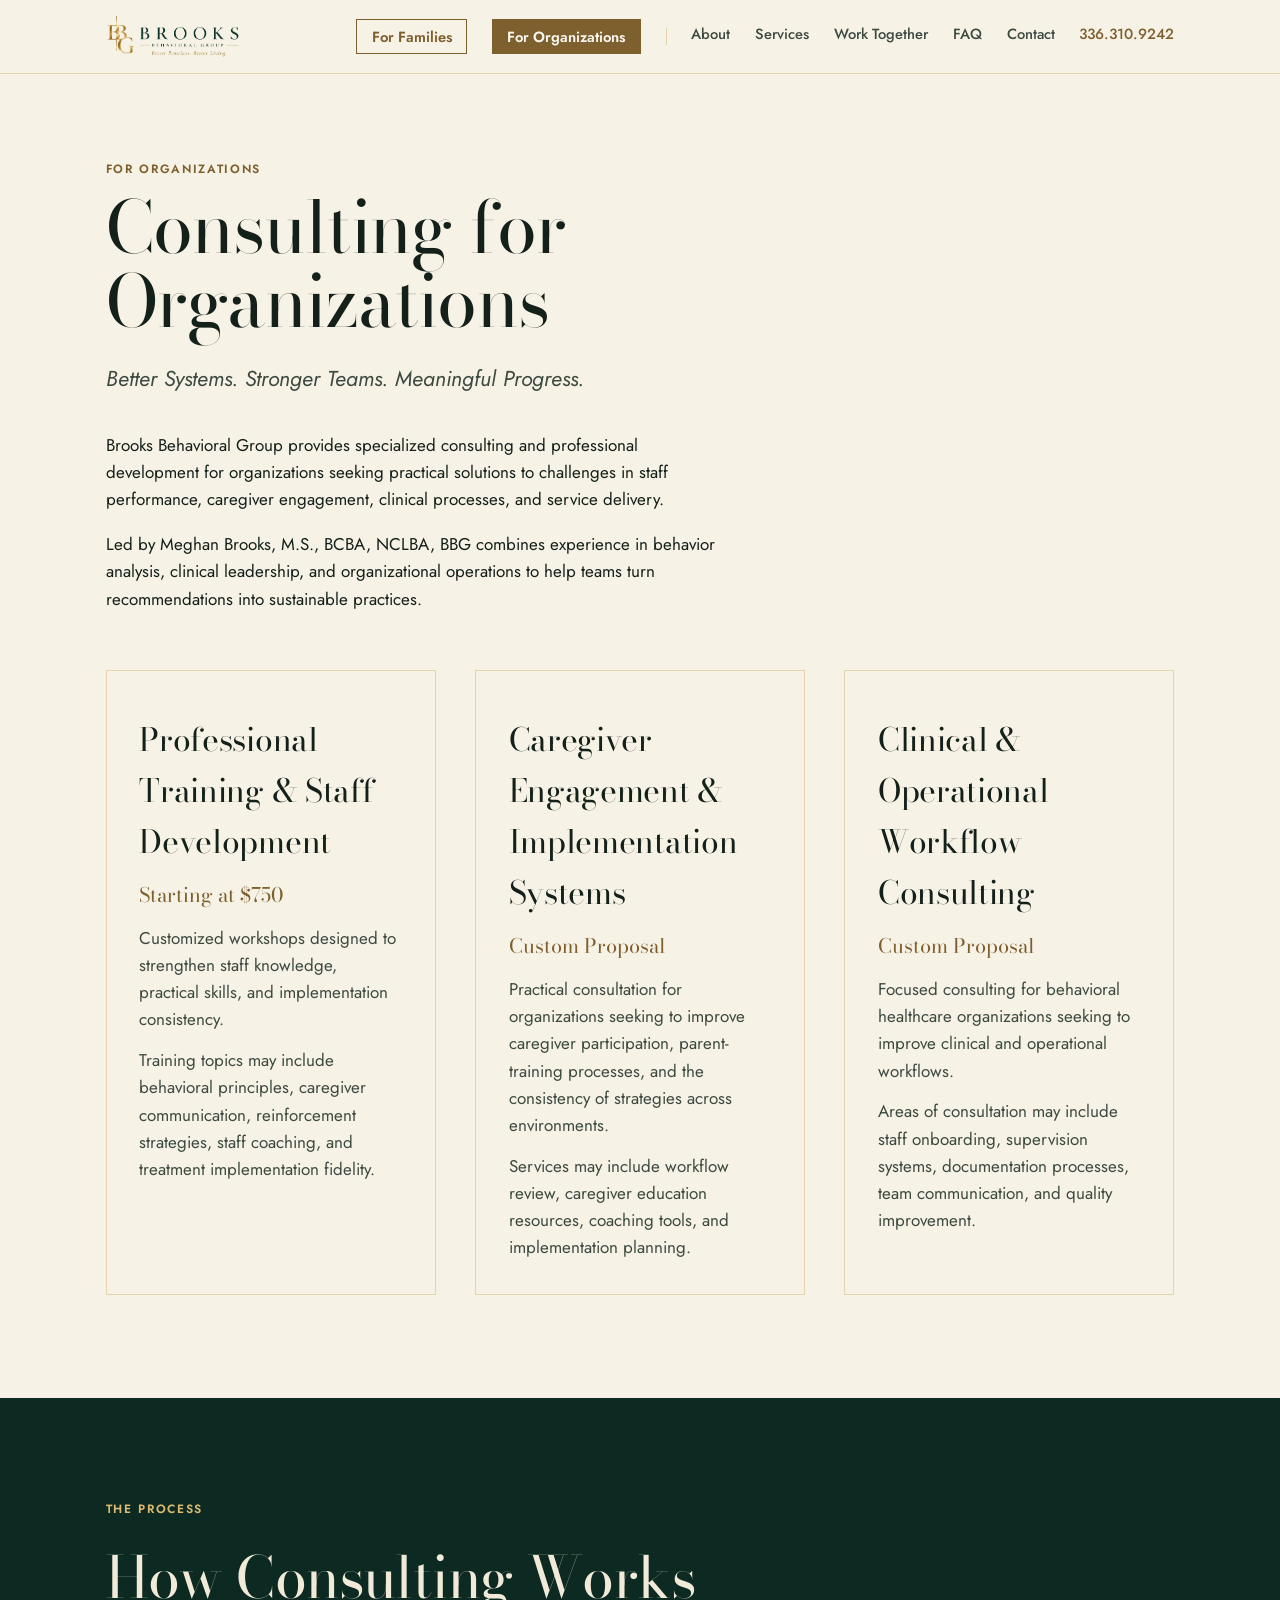
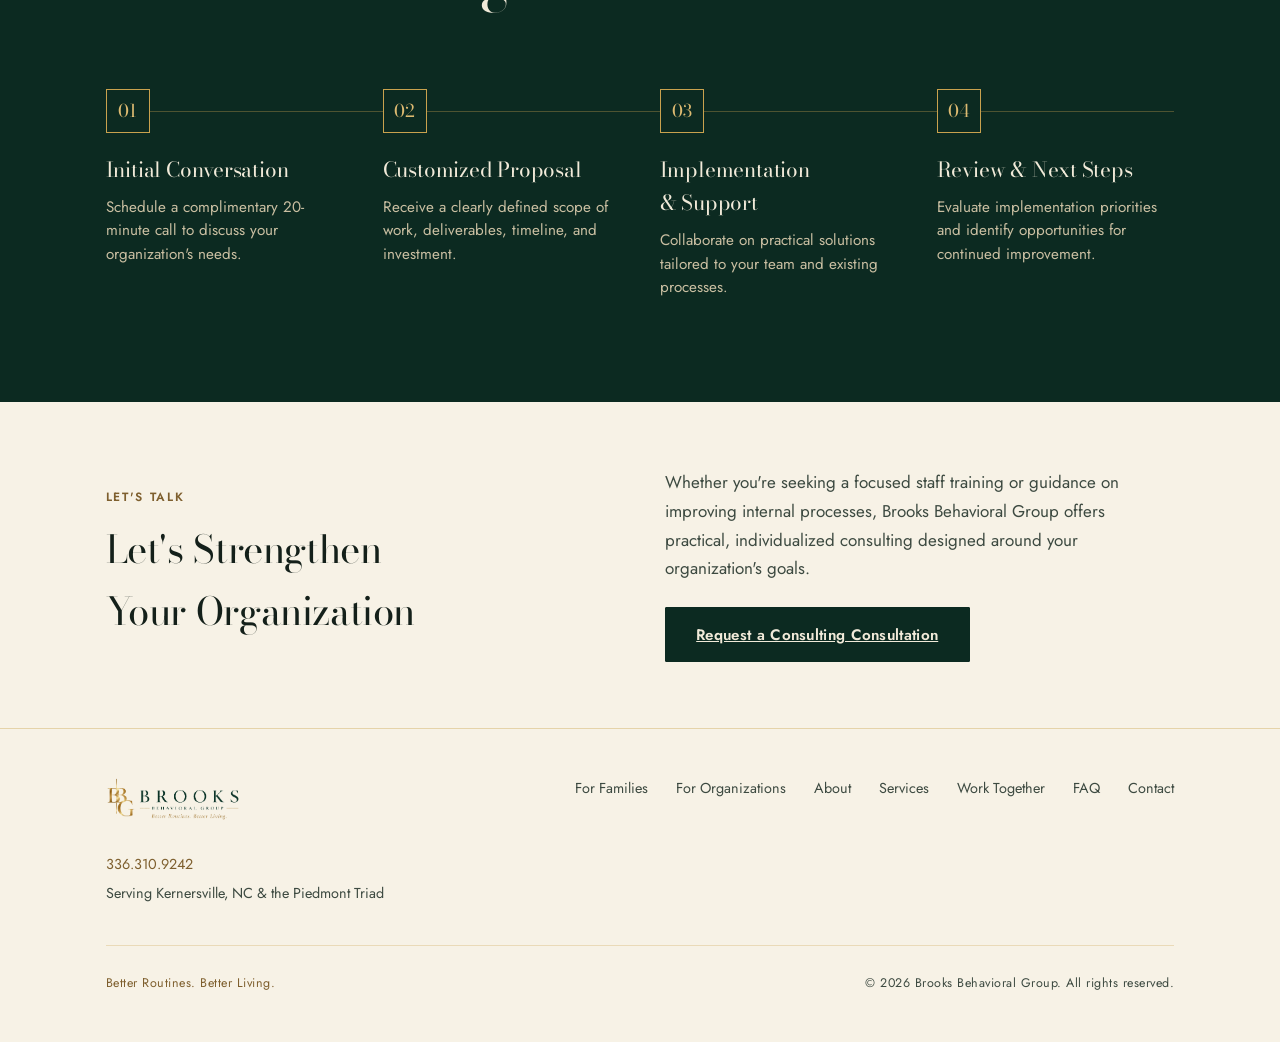
<file: organizations.html>
<!doctype html>
<html lang="en">
<head>
  <meta charset="utf-8" />
  <meta name="viewport" content="width=device-width, initial-scale=1" />
  <title>Consulting for Organizations | Brooks Behavioral Group</title>
  <meta name="description" content="Specialized consulting and professional development for organizations: staff training, caregiver engagement systems, and clinical and operational workflow consulting, led by Meghan Brooks, M.S., BCBA, NCLBA." />
  <link rel="icon" type="image/png" href="assets/images/logo-mark.png" />

  <meta property="og:type" content="website" />
  <meta property="og:site_name" content="Brooks Behavioral Group" />
  <meta property="og:url" content="https://www.brooksbehavioral.com/organizations.html" />
  <meta property="og:title" content="Consulting for Organizations | Brooks Behavioral Group" />
  <meta property="og:description" content="Specialized consulting and professional development for organizations: staff training, caregiver engagement systems, and clinical and operational workflow consulting, led by Meghan Brooks, M.S., BCBA, NCLBA." />
  <meta property="og:image" content="https://www.brooksbehavioral.com/assets/images/og-share.jpg" />
  <meta property="og:image:width" content="1200" />
  <meta property="og:image:height" content="630" />
  <meta name="twitter:card" content="summary_large_image" />
  <meta name="twitter:title" content="Consulting for Organizations | Brooks Behavioral Group" />
  <meta name="twitter:description" content="Specialized consulting and professional development for organizations: staff training, caregiver engagement systems, and clinical and operational workflow consulting, led by Meghan Brooks, M.S., BCBA, NCLBA." />
  <meta name="twitter:image" content="https://www.brooksbehavioral.com/assets/images/og-share.jpg" />
  <link rel="preconnect" href="https://fonts.googleapis.com" />
  <link rel="preconnect" href="https://fonts.gstatic.com" crossorigin />
  <link href="https://fonts.googleapis.com/css2?family=Bodoni+Moda:ital,opsz,wght@0,6..96,400..800;1,6..96,400..700&family=Jost:ital,wght@0,300;0,400;0,500;0,600;1,300;1,400;1,500&display=swap" rel="stylesheet" />
  <link rel="stylesheet" href="css/style.css?v=__ASSET_VERSION__" />
</head>
<body>

  <header class="site-header">
    <div class="wrap site-header__bar">
      <a class="wordmark" href="index.html">
        <img class="wordmark__logo" src="assets/images/logo-full.png" alt="Brooks Behavioral Group" />
      </a>

      <button class="nav-toggle" type="button" aria-expanded="false" aria-controls="primary-nav" aria-label="Open menu">
        <span></span><span></span><span></span>
      </button>

      <nav class="site-nav" id="primary-nav">
        <a class="site-nav__pathway" href="index.html#approach">For Families</a>
        <a class="site-nav__pathway" href="organizations.html" aria-current="page">For Organizations</a>
        <span class="site-nav__divider" aria-hidden="true"></span>
        <a href="about.html">About</a>
        <a href="services.html">Services</a>
        <a href="together.html">Work Together</a>
        <a href="faq.html">FAQ</a>
        <a href="contact.html">Contact</a>
        <a class="site-nav__phone" href="tel:+13363109242">336.310.9242</a>
      </nav>
    </div>
  </header>

  <main>
    <section class="contact-hero section--ivory">
      <div class="wrap">
        <p class="label" style="color: var(--gold-600);">For Organizations</p>
        <h1 class="contact-hero__title display" style="margin-top: 0.75rem;">Consulting for Organizations</h1>
        <p class="contact-hero__lede">Better Systems. Stronger Teams. Meaningful Progress.</p>
      </div>
    </section>

    <section class="section section--ivory" style="padding-top: clamp(1.5rem, 1rem + 1.5vw, 2.5rem);">
      <div class="wrap">
        <div class="measure">
          <p>Brooks Behavioral Group provides specialized consulting and professional development for organizations seeking practical solutions to challenges in staff performance, caregiver engagement, clinical processes, and service delivery.</p>
          <p style="margin-top: 1.1rem;">Led by Meghan Brooks, M.S., BCBA, NCLBA, BBG combines experience in behavior analysis, clinical leadership, and organizational operations to help teams turn recommendations into sustainable practices.</p>
        </div>

        <!-- Pricing is proposed launch pricing -- update as needed. -->
        <div class="consulting-tiers">
          <article class="tier-card">
            <div class="tier-card__body">
              <h3 class="tier-card__title display">Professional Training &amp; Staff Development</h3>
              <p class="tier-card__meta"><span class="tier-card__price">Starting at $750</span></p>
              <p class="tier-card__desc">Customized workshops designed to strengthen staff knowledge, practical skills, and implementation consistency.</p>
              <p class="tier-card__desc">Training topics may include behavioral principles, caregiver communication, reinforcement strategies, staff coaching, and treatment implementation fidelity.</p>
            </div>
          </article>

          <article class="tier-card">
            <div class="tier-card__body">
              <h3 class="tier-card__title display">Caregiver Engagement &amp; Implementation Systems</h3>
              <p class="tier-card__meta"><span class="tier-card__price">Custom Proposal</span></p>
              <p class="tier-card__desc">Practical consultation for organizations seeking to improve caregiver participation, parent-training processes, and the consistency of strategies across environments.</p>
              <p class="tier-card__desc">Services may include workflow review, caregiver education resources, coaching tools, and implementation planning.</p>
            </div>
          </article>

          <article class="tier-card">
            <div class="tier-card__body">
              <h3 class="tier-card__title display">Clinical &amp; Operational Workflow Consulting</h3>
              <p class="tier-card__meta"><span class="tier-card__price">Custom Proposal</span></p>
              <p class="tier-card__desc">Focused consulting for behavioral healthcare organizations seeking to improve clinical and operational workflows.</p>
              <p class="tier-card__desc">Areas of consultation may include staff onboarding, supervision systems, documentation processes, team communication, and quality improvement.</p>
            </div>
          </article>
        </div>
      </div>
    </section>

    <!-- ============ How Consulting Works ============ -->
    <section class="section section--emerald" id="process">
      <div class="wrap">
        <p class="label" style="color: var(--gold-400);">The Process</p>
        <h2 class="display process__headline">How Consulting Works</h2>

        <div class="process-steps">
          <div class="process-step">
            <span class="process-step__num" aria-hidden="true">01</span>
            <h3 class="process-step__title display">Initial Conversation</h3>
            <p class="process-step__desc">Schedule a complimentary 20-minute call to discuss your organization's needs.</p>
          </div>
          <div class="process-step">
            <span class="process-step__num" aria-hidden="true">02</span>
            <h3 class="process-step__title display">Customized Proposal</h3>
            <p class="process-step__desc">Receive a clearly defined scope of work, deliverables, timeline, and investment.</p>
          </div>
          <div class="process-step">
            <span class="process-step__num" aria-hidden="true">03</span>
            <h3 class="process-step__title display">Implementation &amp; Support</h3>
            <p class="process-step__desc">Collaborate on practical solutions tailored to your team and existing processes.</p>
          </div>
          <div class="process-step">
            <span class="process-step__num" aria-hidden="true">04</span>
            <h3 class="process-step__title display">Review &amp; Next Steps</h3>
            <p class="process-step__desc">Evaluate implementation priorities and identify opportunities for continued improvement.</p>
          </div>
        </div>
      </div>
    </section>

    <!-- ============ Closing strip ============ -->
    <section class="approach-close">
      <div class="wrap approach-close__grid">
        <div>
          <p class="label" style="color: var(--gold-600);">Let's Talk</p>
          <h2 class="display approach-close__headline">Let's Strengthen Your Organization</h2>
        </div>
        <div class="approach-close__body">
          <p>Whether you're seeking a focused staff training or guidance on improving internal processes, Brooks Behavioral Group offers practical, individualized consulting designed around your organization's goals.</p>
          <a class="btn btn--emerald" href="#consulting-inquiry" data-reveal="consulting-inquiry">Request a Consulting Consultation</a>
        </div>
      </div>
    </section>

    <!-- ============ Inquiry form ============ -->
    <section class="section section--ivory" id="consulting-inquiry" style="padding-top: clamp(2.5rem, 2rem + 2vw, 3.5rem);" hidden>
      <div class="wrap">
        <p class="label" style="color: var(--gold-600);">Get in Touch</p>
        <h2 class="display" style="margin-top: 0.75rem; font-size: var(--step-h2);">Request a Consulting Consultation</h2>
      </div>

      <div class="wrap contact__grid" style="margin-top: clamp(2rem, 1.5rem + 1.5vw, 3rem);">
        <form class="contact-form ajax-form" action="https://formspree.io/f/mljdpvrq" method="POST">
          <input type="hidden" name="_subject" value="New Organizational Consulting Inquiry" />
          <input type="text" name="_gotcha" style="display:none" tabindex="-1" autocomplete="off" />

          <div class="form-row">
            <div class="form-field">
              <label for="org_name">Organization name</label>
              <input id="org_name" name="organization_name" type="text" autocomplete="organization" required />
            </div>
            <div class="form-field">
              <label for="org_contact_name">Your name</label>
              <input id="org_contact_name" name="contact_name" type="text" autocomplete="name" required />
            </div>
          </div>

          <div class="form-row">
            <div class="form-field">
              <label for="org_email">Email</label>
              <input id="org_email" name="email" type="email" autocomplete="email" required />
            </div>
            <div class="form-field">
              <label for="org_phone">Phone</label>
              <input id="org_phone" name="phone" type="tel" autocomplete="tel" />
            </div>
          </div>

          <div class="form-field">
            <label for="org_role">Your role</label>
            <input id="org_role" name="role" type="text" placeholder="e.g. Clinical Director" />
          </div>

          <div class="form-field">
            <label for="org_interest">Area of interest</label>
            <select id="org_interest" name="area_of_interest">
              <option value="Professional Training & Staff Development">Professional Training &amp; Staff Development</option>
              <option value="Caregiver Engagement & Implementation Systems">Caregiver Engagement &amp; Implementation Systems</option>
              <option value="Clinical & Operational Workflow Consulting">Clinical &amp; Operational Workflow Consulting</option>
              <option value="Not sure yet">Not sure yet</option>
            </select>
          </div>

          <div class="form-field">
            <label for="org_message">Tell us about your organization's needs</label>
            <textarea id="org_message" name="message" required></textarea>
          </div>

          <button class="btn btn--ghost-dark" type="submit">Request a Consulting Consultation</button>

          <p class="form-note">Meghan reviews every inquiry personally. Fields marked required are needed so she can follow up.</p>
          <p class="form-status" role="status"></p>
        </form>

        <aside class="info-panel">
          <div class="info-panel__item">
            <p class="label info-panel__label">Phone</p>
            <p class="info-panel__value"><a href="tel:+13363109242">336.310.9242</a></p>
          </div>
          <div class="info-panel__item">
            <p class="label info-panel__label">Email</p>
            <p class="info-panel__value"><a href="mailto:meghan@brooksbehavioral.com">meghan@brooksbehavioral.com</a></p>
          </div>
          <div class="info-panel__item">
            <p class="label info-panel__label">Next Step</p>
            <p class="info-panel__value">A complimentary 20-minute call to discuss your organization's needs.</p>
          </div>
        </aside>
      </div>
    </section>
  </main>

  <footer class="site-footer">
    <div class="wrap">
      <div class="site-footer__top">
        <a class="wordmark" href="index.html">
          <img class="wordmark__logo" src="assets/images/logo-full.png" alt="Brooks Behavioral Group" />
        </a>

        <nav class="site-footer__nav" aria-label="Footer">
          <a href="index.html#approach">For Families</a>
          <a href="organizations.html">For Organizations</a>
          <a href="about.html">About</a>
          <a href="services.html">Services</a>
          <a href="together.html">Work Together</a>
          <a href="faq.html">FAQ</a>
          <a href="contact.html">Contact</a>
        </nav>

        <div class="site-footer__contact">
          <a href="tel:+13363109242">336.310.9242</a>
          <span>Serving Kernersville, NC &amp; the Piedmont Triad</span>
        </div>
      </div>

      <div class="site-footer__bottom">
        <span class="site-footer__tagline">Better Routines. Better Living.</span>
        <span>&copy; <span id="year">2026</span> Brooks Behavioral Group. All rights reserved.</span>
      </div>
    </div>
  </footer>

  <script src="js/main.js?v=__ASSET_VERSION__"></script>
</body>
</html>
</file>
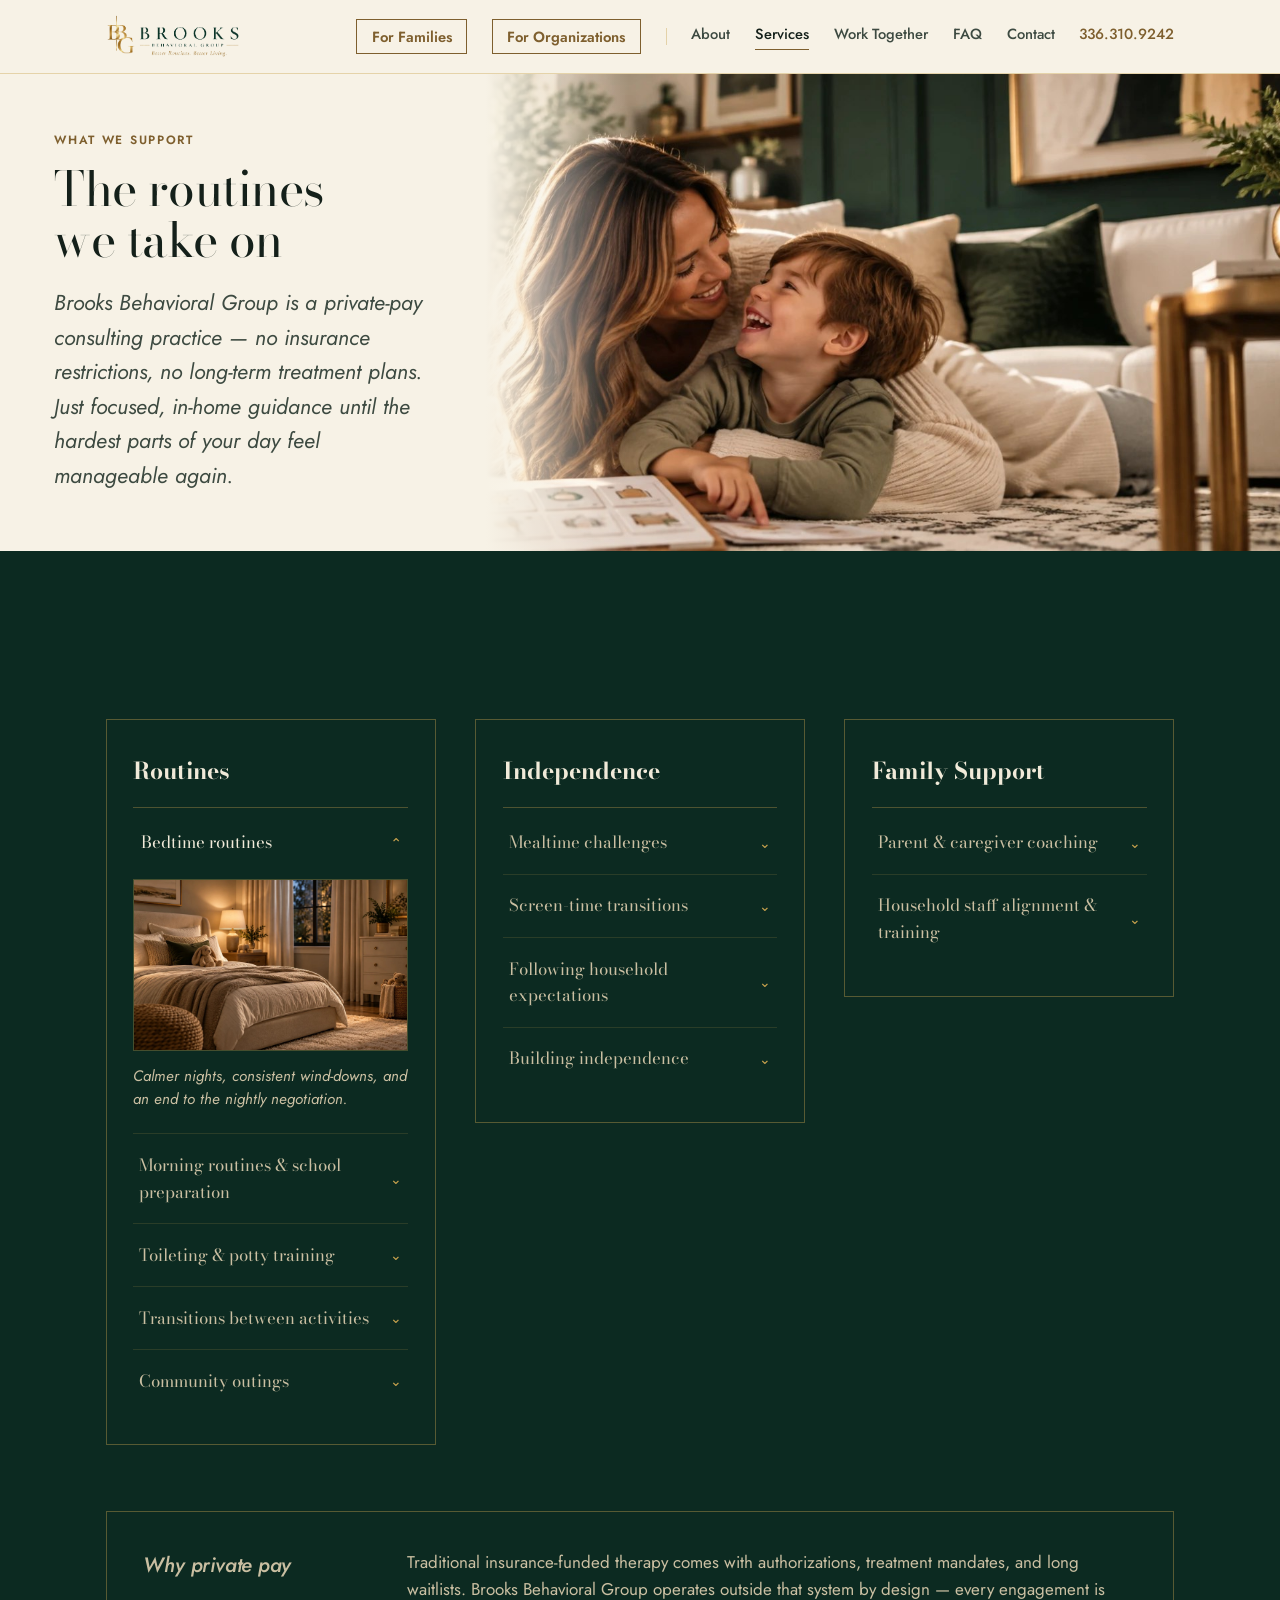
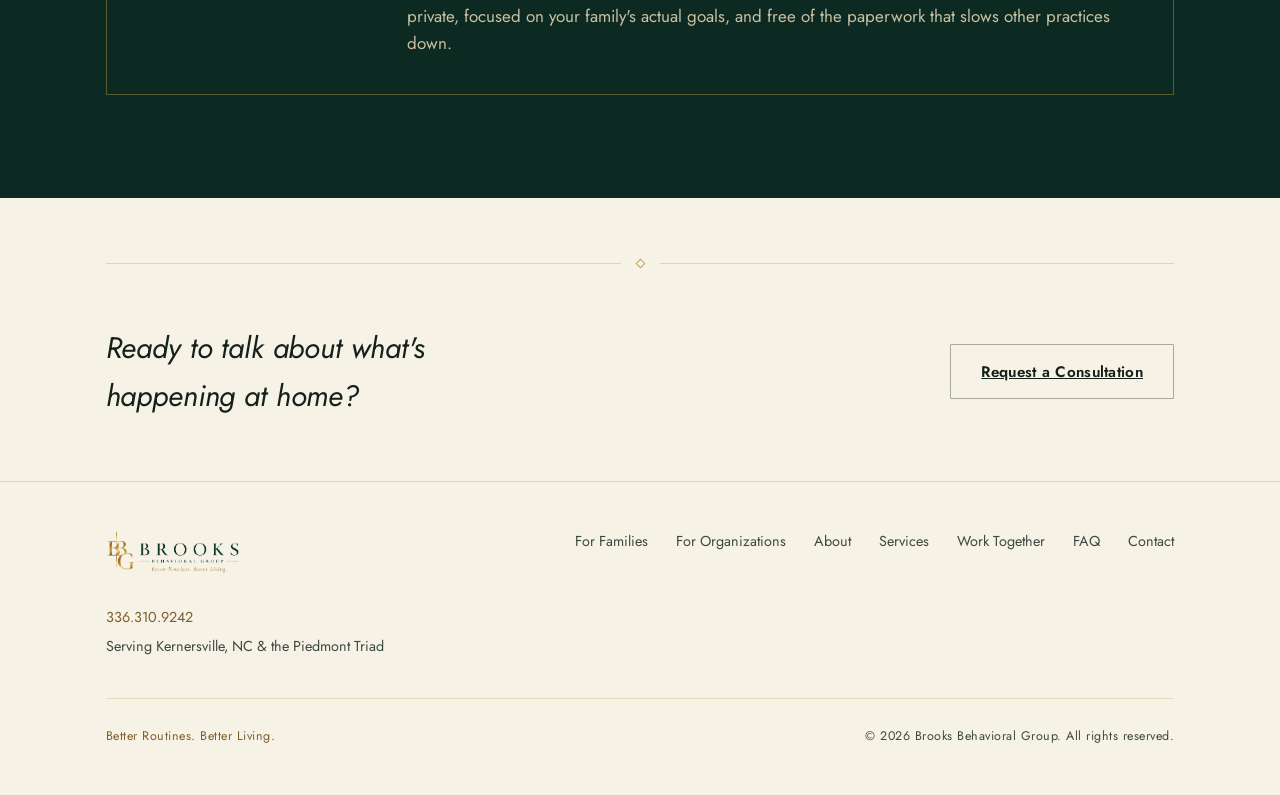
<file: services.html>
<!doctype html>
<html lang="en">
<head>
  <meta charset="utf-8" />
  <meta name="viewport" content="width=device-width, initial-scale=1" />
  <title>Services | Brooks Behavioral Group</title>
  <meta name="description" content="The everyday routines Brooks Behavioral Group supports — bedtime, mornings, toileting, transitions, mealtime, and more — through private, in-home behavioral consulting." />
  <link rel="icon" type="image/png" href="assets/images/logo-mark.png" />

  <meta property="og:type" content="website" />
  <meta property="og:site_name" content="Brooks Behavioral Group" />
  <meta property="og:url" content="https://www.brooksbehavioral.com/services.html" />
  <meta property="og:title" content="Services | Brooks Behavioral Group" />
  <meta property="og:description" content="The everyday routines Brooks Behavioral Group supports — bedtime, mornings, toileting, transitions, mealtime, and more — through private, in-home behavioral consulting." />
  <meta property="og:image" content="https://www.brooksbehavioral.com/assets/images/og-share.jpg" />
  <meta property="og:image:width" content="1200" />
  <meta property="og:image:height" content="630" />
  <meta name="twitter:card" content="summary_large_image" />
  <meta name="twitter:title" content="Services | Brooks Behavioral Group" />
  <meta name="twitter:description" content="The everyday routines Brooks Behavioral Group supports — bedtime, mornings, toileting, transitions, mealtime, and more — through private, in-home behavioral consulting." />
  <meta name="twitter:image" content="https://www.brooksbehavioral.com/assets/images/og-share.jpg" />
  <link rel="preconnect" href="https://fonts.googleapis.com" />
  <link rel="preconnect" href="https://fonts.gstatic.com" crossorigin />
  <link href="https://fonts.googleapis.com/css2?family=Bodoni+Moda:ital,opsz,wght@0,6..96,400..800;1,6..96,400..700&family=Jost:ital,wght@0,300;0,400;0,500;0,600;1,300;1,400;1,500&display=swap" rel="stylesheet" />
  <link rel="stylesheet" href="css/style.css?v=__ASSET_VERSION__" />
</head>
<body>

  <header class="site-header">
    <div class="wrap site-header__bar">
      <a class="wordmark" href="index.html">
        <img class="wordmark__logo" src="assets/images/logo-full.png" alt="Brooks Behavioral Group" />
      </a>

      <button class="nav-toggle" type="button" aria-expanded="false" aria-controls="primary-nav" aria-label="Open menu">
        <span></span><span></span><span></span>
      </button>

      <nav class="site-nav" id="primary-nav">
        <a class="site-nav__pathway" href="index.html#approach">For Families</a>
        <a class="site-nav__pathway" href="organizations.html">For Organizations</a>
        <span class="site-nav__divider" aria-hidden="true"></span>
        <a href="about.html">About</a>
        <a href="services.html" aria-current="page">Services</a>
        <a href="together.html">Work Together</a>
        <a href="faq.html">FAQ</a>
        <a href="contact.html">Contact</a>
        <a class="site-nav__phone" href="tel:+13363109242">336.310.9242</a>
      </nav>
    </div>
  </header>

  <main>
    <section class="services-hero">
      <div class="services-hero__text">
        <p class="label" style="color: var(--gold-600);">What We Support</p>
        <h1 class="services-hero__title display">The routines we take on</h1>
        <p class="services-hero__lede">Brooks Behavioral Group is a private-pay consulting practice — no insurance restrictions, no long-term treatment plans. Just focused, in-home guidance until the hardest parts of your day feel manageable again.</p>
      </div>
      <div class="services-hero__media">
        <img src="assets/images/living-room-play.jpg" alt="A mother and son laughing together while playing on the living room floor" />
      </div>
    </section>

    <section class="section section--emerald">
      <div class="wrap">
        <div class="service-groups">
          <div class="service-group">
            <h3 class="menu__group-title">Routines</h3>
            <ul class="service-accordion">
              <li class="service-item is-open">
                <button type="button" class="menu__item" id="trigger-bedtime" aria-expanded="true" aria-controls="panel-bedtime">
                  Bedtime routines
                  <span class="menu__item__indicator" aria-hidden="true">&#8964;</span>
                </button>
                <div class="service-item__panel" id="panel-bedtime" role="region" aria-labelledby="trigger-bedtime">
                  <div class="service-item__panel-inner">
                    <div class="service-item__media">
                      <img class="service-item__img" src="assets/images/bedtime.jpg" alt="A cozy, softly lit bedroom in the evening" loading="lazy" />
                    </div>
                    <p class="service-item__desc">Calmer nights, consistent wind-downs, and an end to the nightly negotiation.</p>
                  </div>
                </div>
              </li>
              <li class="service-item">
                <button type="button" class="menu__item" id="trigger-morning" aria-expanded="false" aria-controls="panel-morning">
                  Morning routines &amp; school preparation
                  <span class="menu__item__indicator" aria-hidden="true">&#8964;</span>
                </button>
                <div class="service-item__panel" id="panel-morning" role="region" aria-labelledby="trigger-morning">
                  <div class="service-item__panel-inner">
                    <div class="service-item__media">
                      <img class="service-item__img" src="assets/images/morning-routine.jpg" alt="A backpack and water bottle ready by the door" loading="lazy" />
                    </div>
                    <p class="service-item__desc">Smooth transitions out the door, without the daily scramble.</p>
                  </div>
                </div>
              </li>
              <li class="service-item">
                <button type="button" class="menu__item" id="trigger-toileting" aria-expanded="false" aria-controls="panel-toileting">
                  Toileting &amp; potty training
                  <span class="menu__item__indicator" aria-hidden="true">&#8964;</span>
                </button>
                <div class="service-item__panel" id="panel-toileting" role="region" aria-labelledby="trigger-toileting">
                  <div class="service-item__panel-inner">
                    <div class="service-item__media">
                      <img class="service-item__img" src="assets/images/toileting.jpg" alt="A child's step stool beside the toilet" loading="lazy" />
                    </div>
                    <p class="service-item__desc">A clear, judgment-free plan built around the individual's readiness.</p>
                  </div>
                </div>
              </li>
              <li class="service-item">
                <button type="button" class="menu__item" id="trigger-transitions" aria-expanded="false" aria-controls="panel-transitions">
                  Transitions between activities
                  <span class="menu__item__indicator" aria-hidden="true">&#8964;</span>
                </button>
                <div class="service-item__panel" id="panel-transitions" role="region" aria-labelledby="trigger-transitions">
                  <div class="service-item__panel-inner">
                    <div class="service-item__media">
                      <img class="service-item__img" src="assets/images/transitions.jpg" alt="A child walking past a visual routine chart" loading="lazy" />
                    </div>
                    <p class="service-item__desc">Fewer power struggles moving from one activity to the next.</p>
                  </div>
                </div>
              </li>
              <li class="service-item">
                <button type="button" class="menu__item" id="trigger-community" aria-expanded="false" aria-controls="panel-community">
                  Community outings
                  <span class="menu__item__indicator" aria-hidden="true">&#8964;</span>
                </button>
                <div class="service-item__panel" id="panel-community" role="region" aria-labelledby="trigger-community">
                  <div class="service-item__panel-inner">
                    <div class="service-item__media">
                      <img class="service-item__img" src="assets/images/community-outings.jpg" alt="A parent and child walking hand in hand on a shopping street" loading="lazy" />
                    </div>
                    <p class="service-item__desc">Confidence in public spaces — stores, restaurants, appointments, travel.</p>
                  </div>
                </div>
              </li>
            </ul>
          </div>

          <div class="service-group">
            <h3 class="menu__group-title">Indepen&shy;dence</h3>
            <ul class="service-accordion">
              <li class="service-item">
                <button type="button" class="menu__item" id="trigger-mealtime" aria-expanded="false" aria-controls="panel-mealtime">
                  Mealtime challenges
                  <span class="menu__item__indicator" aria-hidden="true">&#8964;</span>
                </button>
                <div class="service-item__panel" id="panel-mealtime" role="region" aria-labelledby="trigger-mealtime">
                  <div class="service-item__panel-inner">
                    <div class="service-item__media">
                      <img class="service-item__img" src="assets/images/mealtime.jpg" alt="A child's divided plate set at the family table" loading="lazy" />
                    </div>
                    <p class="service-item__desc">Practical strategies for picky eating and family meals that work.</p>
                  </div>
                </div>
              </li>
              <li class="service-item">
                <button type="button" class="menu__item" id="trigger-screentime" aria-expanded="false" aria-controls="panel-screentime">
                  Screen-time transitions
                  <span class="menu__item__indicator" aria-hidden="true">&#8964;</span>
                </button>
                <div class="service-item__panel" id="panel-screentime" role="region" aria-labelledby="trigger-screentime">
                  <div class="service-item__panel-inner">
                    <div class="service-item__media">
                      <img class="service-item__img" src="assets/images/screen-time.jpg" alt="A parent guiding a child to place a tablet into a 'Tablet All Done' basket beside a visual routine board" loading="lazy" />
                    </div>
                    <p class="service-item__desc">Ending screen time without the meltdown that follows.</p>
                  </div>
                </div>
              </li>
              <li class="service-item">
                <button type="button" class="menu__item" id="trigger-expectations" aria-expanded="false" aria-controls="panel-expectations">
                  Following household expectations
                  <span class="menu__item__indicator" aria-hidden="true">&#8964;</span>
                </button>
                <div class="service-item__panel" id="panel-expectations" role="region" aria-labelledby="trigger-expectations">
                  <div class="service-item__panel-inner">
                    <div class="service-item__media">
                      <img class="service-item__img" src="assets/images/household-expectations.jpg" alt="A child putting toys away in a basket" loading="lazy" />
                    </div>
                    <p class="service-item__desc">Rules that stick, without constant repetition or escalation.</p>
                  </div>
                </div>
              </li>
              <li class="service-item">
                <button type="button" class="menu__item" id="trigger-independence" aria-expanded="false" aria-controls="panel-independence">
                  Building independence
                  <span class="menu__item__indicator" aria-hidden="true">&#8964;</span>
                </button>
                <div class="service-item__panel" id="panel-independence" role="region" aria-labelledby="trigger-independence">
                  <div class="service-item__panel-inner">
                    <div class="service-item__media">
                      <img class="service-item__img" src="assets/images/independence.jpg" alt="A child putting on his own shoes" loading="lazy" />
                    </div>
                    <p class="service-item__desc">Daily living skills that reduce reliance on prompting and reminders.</p>
                  </div>
                </div>
              </li>
            </ul>
          </div>

          <div class="service-group">
            <h3 class="menu__group-title">Family Support</h3>
            <ul class="service-accordion">
              <li class="service-item">
                <button type="button" class="menu__item" id="trigger-coaching" aria-expanded="false" aria-controls="panel-coaching">
                  Parent &amp; caregiver coaching
                  <span class="menu__item__indicator" aria-hidden="true">&#8964;</span>
                </button>
                <div class="service-item__panel" id="panel-coaching" role="region" aria-labelledby="trigger-coaching">
                  <div class="service-item__panel-inner">
                    <div class="service-item__media">
                      <img class="service-item__img" src="assets/images/parent-coaching.jpg" alt="Meghan showing a mother and son a visual routine card at their kitchen table" loading="lazy" />
                    </div>
                    <p class="service-item__desc">Tools and confidence to carry strategies forward on your own.</p>
                  </div>
                </div>
              </li>
              <li class="service-item">
                <button type="button" class="menu__item" id="trigger-staff" aria-expanded="false" aria-controls="panel-staff">
                  Household staff alignment &amp; training
                  <span class="menu__item__indicator" aria-hidden="true">&#8964;</span>
                </button>
                <div class="service-item__panel" id="panel-staff" role="region" aria-labelledby="trigger-staff">
                  <div class="service-item__panel-inner">
                    <div class="service-item__media">
                      <img class="service-item__img" src="assets/images/household-staff.jpg" alt="Meghan reviewing a daily home routines checklist with two caregivers" loading="lazy" />
                    </div>
                    <p class="service-item__desc">Nannies, grandparents, and caregivers, working from one consistent plan.</p>
                  </div>
                </div>
              </li>
            </ul>
          </div>
        </div>

        <div class="pay-note">
          <p class="pay-note__title display">Why private pay</p>
          <p>Traditional insurance-funded therapy comes with authorizations, treatment mandates, and long waitlists. Brooks Behavioral Group operates outside that system by design — every engagement is private, focused on your family's actual goals, and free of the paperwork that slows other practices down.</p>
        </div>
      </div>
    </section>

    <!-- ============ Closing CTA ============ -->
    <section class="section--tight section--ivory">
      <div class="wrap">
        <div class="ornament-rule" style="margin-bottom: clamp(2.5rem, 2rem + 2vw, 4rem);">
          <span class="ornament-rule__mark" aria-hidden="true"></span>
        </div>
        <div class="cta-band">
          <p class="cta-band__title display">Ready to talk about what's happening at home?</p>
          <a class="btn btn--ghost-dark" href="contact.html">Request a Consultation</a>
        </div>
      </div>
    </section>
  </main>

  <footer class="site-footer">
    <div class="wrap">
      <div class="site-footer__top">
        <a class="wordmark" href="index.html">
          <img class="wordmark__logo" src="assets/images/logo-full.png" alt="Brooks Behavioral Group" />
        </a>

        <nav class="site-footer__nav" aria-label="Footer">
          <a href="index.html#approach">For Families</a>
          <a href="organizations.html">For Organizations</a>
          <a href="about.html">About</a>
          <a href="services.html">Services</a>
          <a href="together.html">Work Together</a>
          <a href="faq.html">FAQ</a>
          <a href="contact.html">Contact</a>
        </nav>

        <div class="site-footer__contact">
          <a href="tel:+13363109242">336.310.9242</a>
          <span>Serving Kernersville, NC &amp; the Piedmont Triad</span>
        </div>
      </div>

      <div class="site-footer__bottom">
        <span class="site-footer__tagline">Better Routines. Better Living.</span>
        <span>&copy; <span id="year">2026</span> Brooks Behavioral Group. All rights reserved.</span>
      </div>
    </div>
  </footer>

  <script src="js/main.js?v=__ASSET_VERSION__"></script>
</body>
</html>
</file>
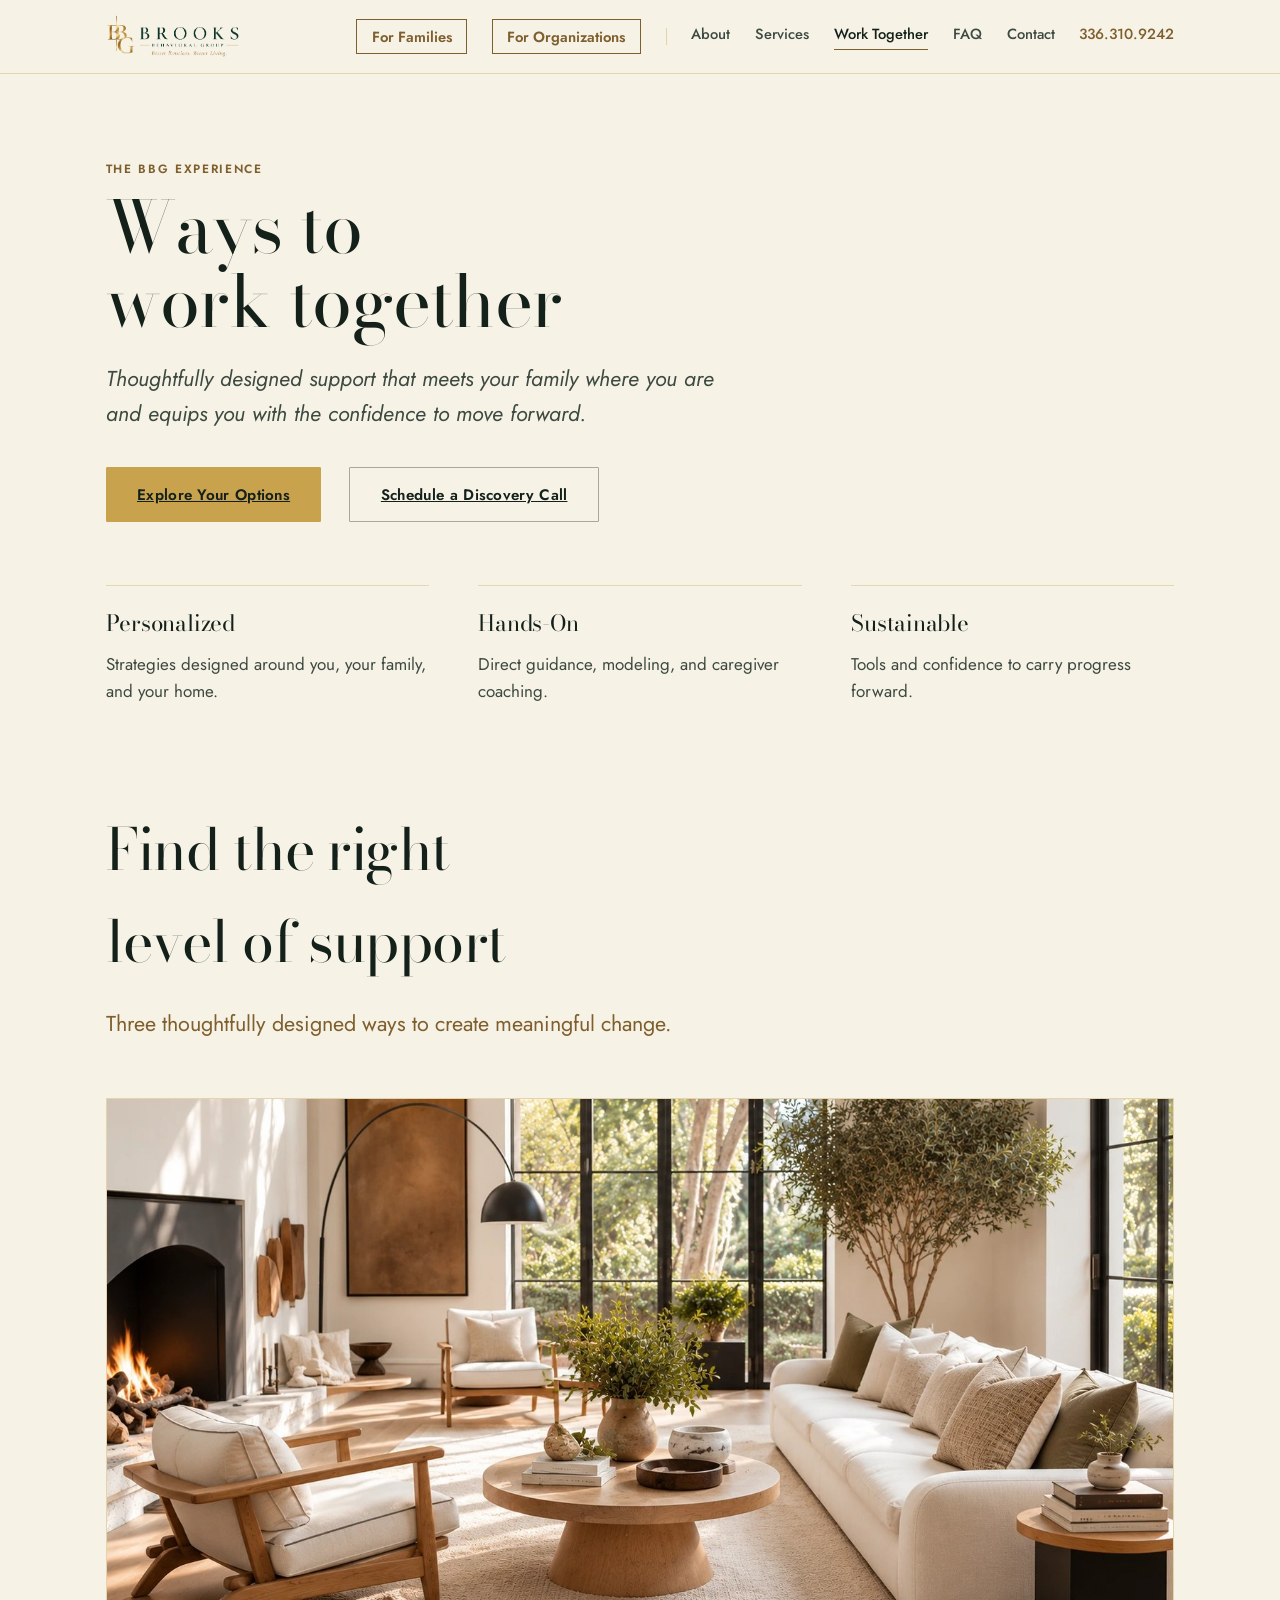
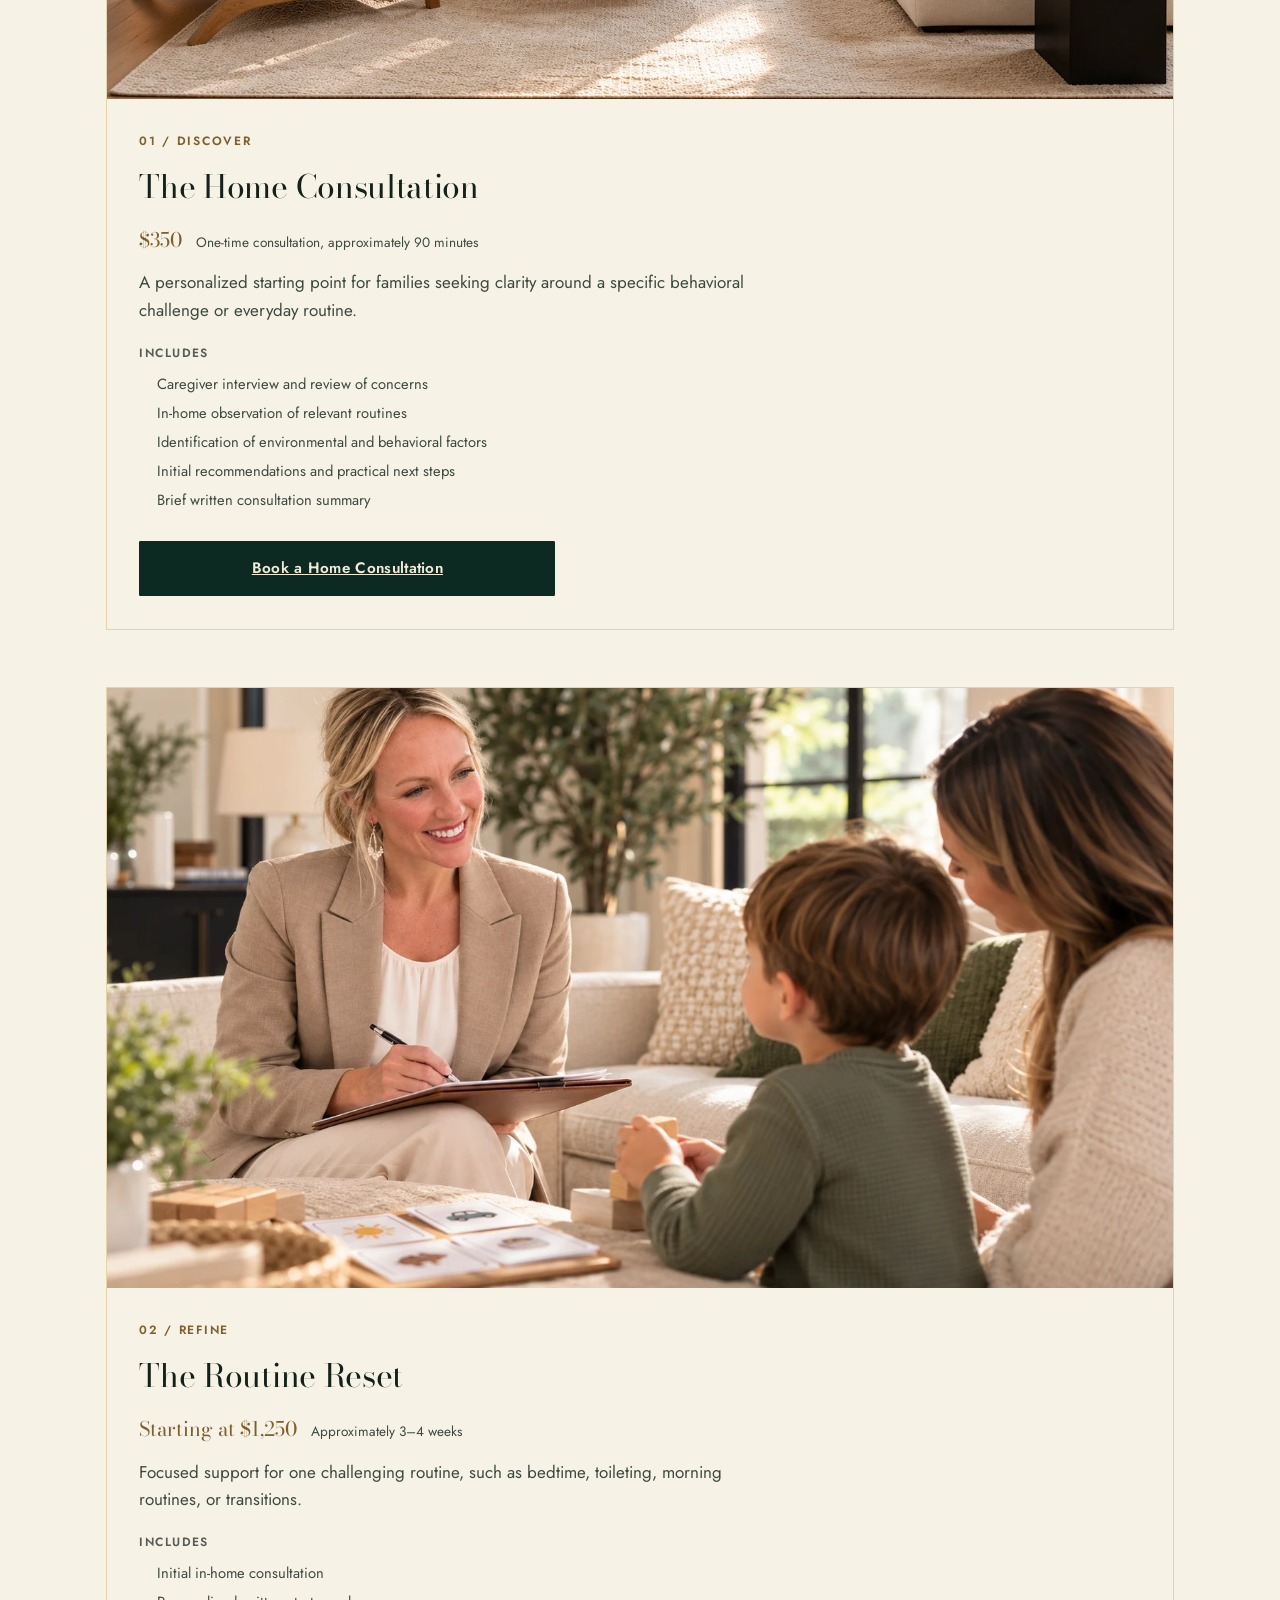
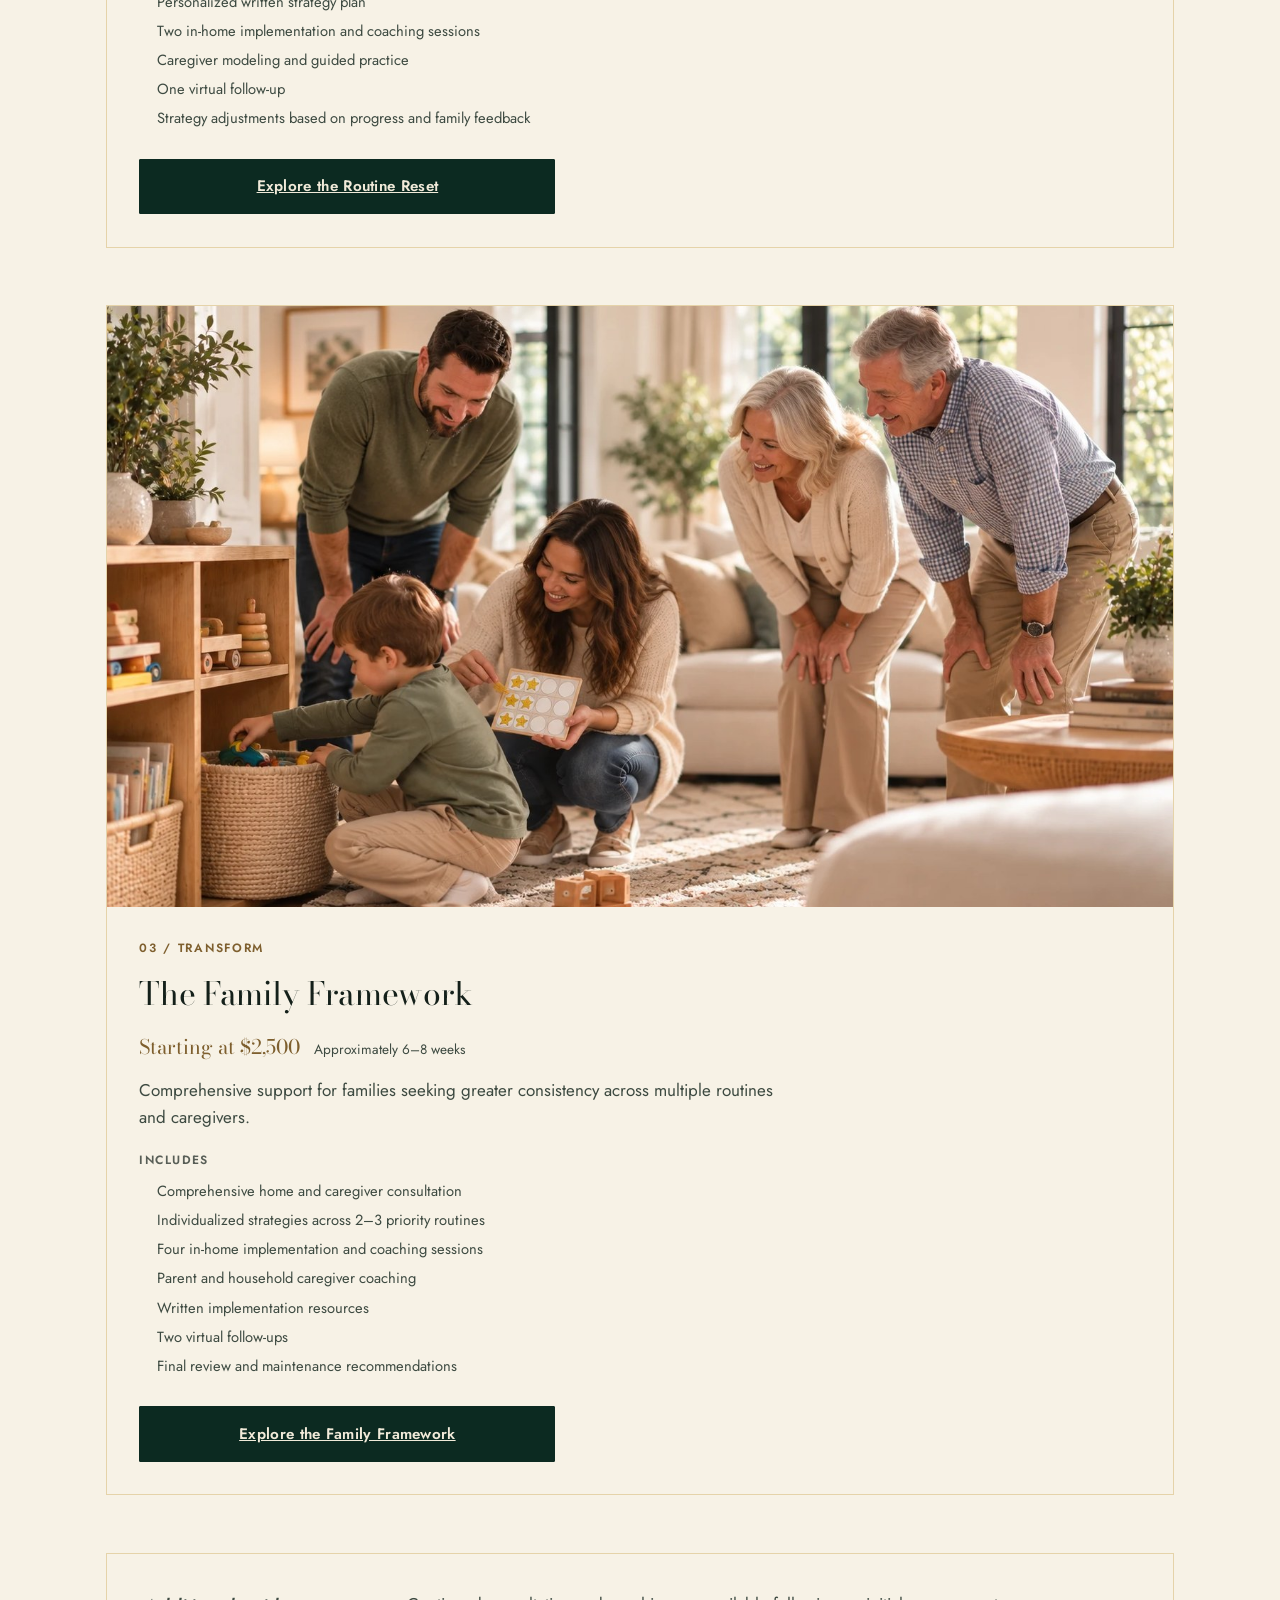
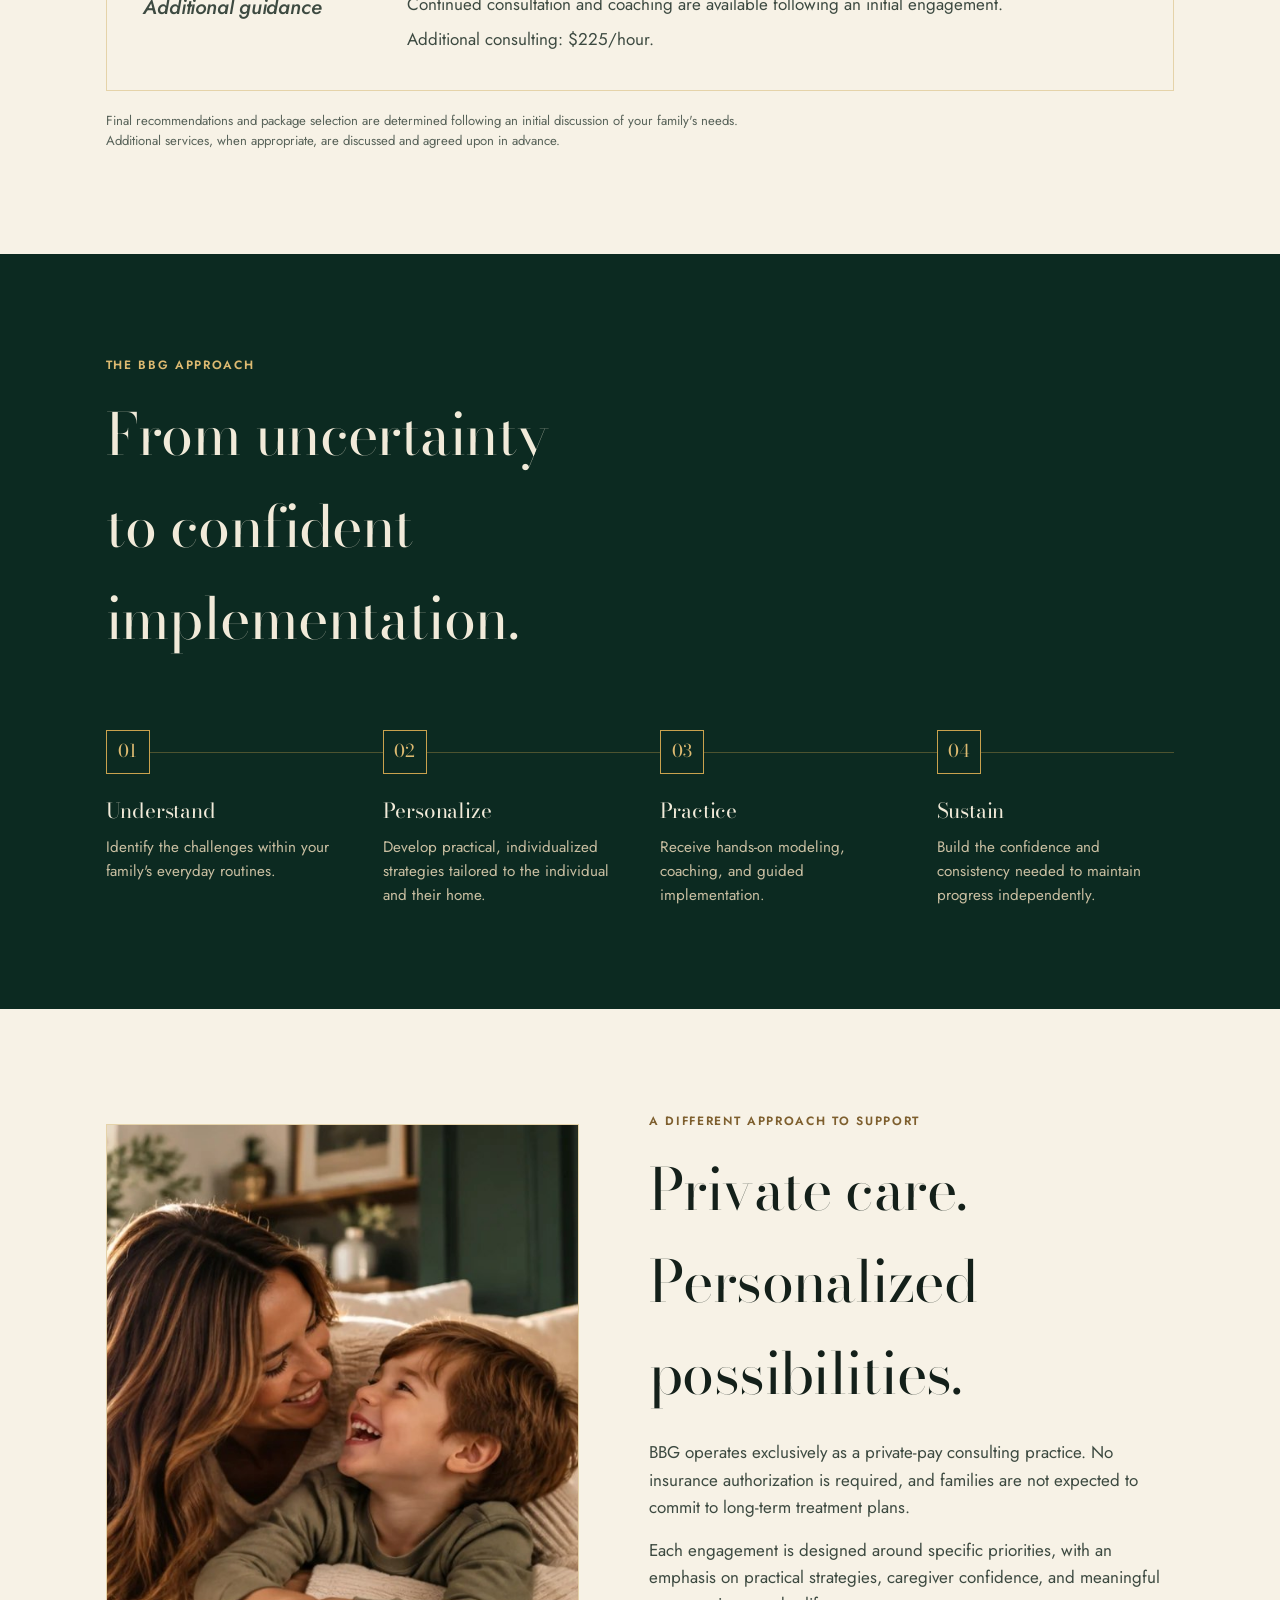
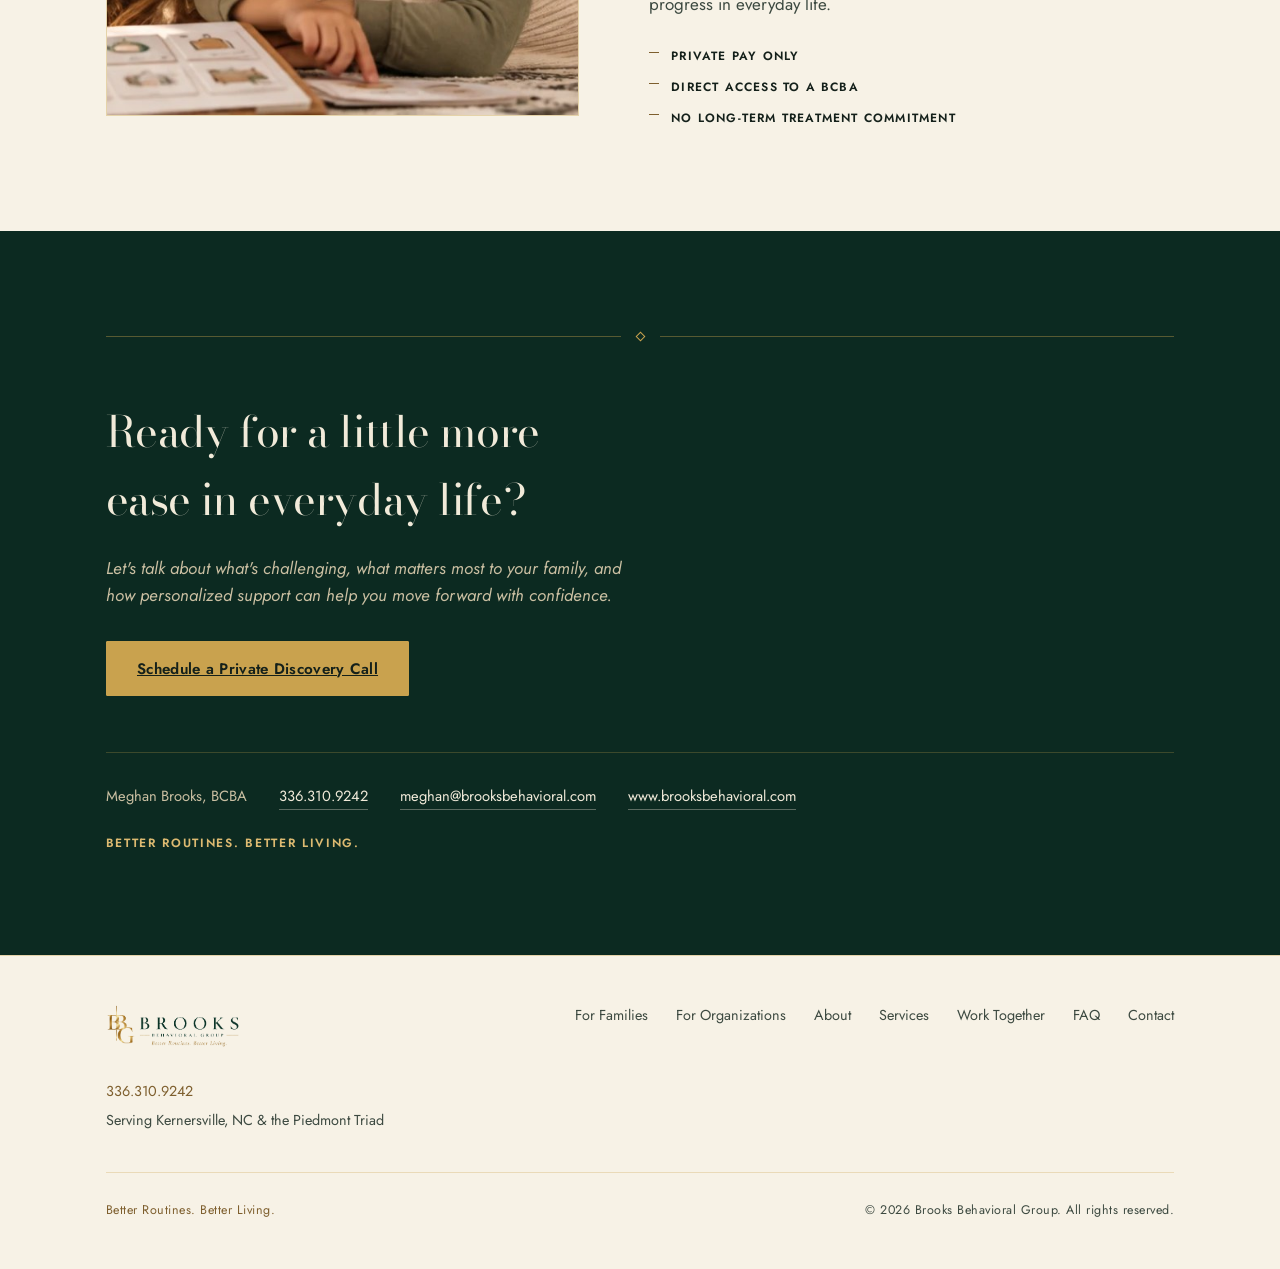
<file: together.html>
<!doctype html>
<html lang="en">
<head>
  <meta charset="utf-8" />
  <meta name="viewport" content="width=device-width, initial-scale=1" />
  <title>Ways to Work Together | Brooks Behavioral Group</title>
  <meta name="description" content="Explore personalized, private-pay in-home behavioral consulting with Meghan Brooks, BCBA. Practical strategies, caregiver coaching, and short-term support for everyday routines." />
  <link rel="icon" type="image/png" href="assets/images/logo-mark.png" />

  <meta property="og:type" content="website" />
  <meta property="og:site_name" content="Brooks Behavioral Group" />
  <meta property="og:url" content="https://www.brooksbehavioral.com/together.html" />
  <meta property="og:title" content="Ways to Work Together | Brooks Behavioral Group" />
  <meta property="og:description" content="Explore personalized, private-pay in-home behavioral consulting with Meghan Brooks, BCBA. Practical strategies, caregiver coaching, and short-term support for everyday routines." />
  <meta property="og:image" content="https://www.brooksbehavioral.com/assets/images/og-share.jpg" />
  <meta property="og:image:width" content="1200" />
  <meta property="og:image:height" content="630" />
  <meta name="twitter:card" content="summary_large_image" />
  <meta name="twitter:title" content="Ways to Work Together | Brooks Behavioral Group" />
  <meta name="twitter:description" content="Explore personalized, private-pay in-home behavioral consulting with Meghan Brooks, BCBA. Practical strategies, caregiver coaching, and short-term support for everyday routines." />
  <meta name="twitter:image" content="https://www.brooksbehavioral.com/assets/images/og-share.jpg" />
  <link rel="preconnect" href="https://fonts.googleapis.com" />
  <link rel="preconnect" href="https://fonts.gstatic.com" crossorigin />
  <link href="https://fonts.googleapis.com/css2?family=Bodoni+Moda:ital,opsz,wght@0,6..96,400..800;1,6..96,400..700&family=Jost:ital,wght@0,300;0,400;0,500;0,600;1,300;1,400;1,500&display=swap" rel="stylesheet" />
  <link rel="stylesheet" href="css/style.css?v=__ASSET_VERSION__" />
</head>
<body>

  <header class="site-header">
    <div class="wrap site-header__bar">
      <a class="wordmark" href="index.html">
        <img class="wordmark__logo" src="assets/images/logo-full.png" alt="Brooks Behavioral Group" />
      </a>

      <button class="nav-toggle" type="button" aria-expanded="false" aria-controls="primary-nav" aria-label="Open menu">
        <span></span><span></span><span></span>
      </button>

      <nav class="site-nav" id="primary-nav">
        <a class="site-nav__pathway" href="index.html#approach">For Families</a>
        <a class="site-nav__pathway" href="organizations.html">For Organizations</a>
        <span class="site-nav__divider" aria-hidden="true"></span>
        <a href="about.html">About</a>
        <a href="services.html">Services</a>
        <a href="together.html" aria-current="page">Work Together</a>
        <a href="faq.html">FAQ</a>
        <a href="contact.html">Contact</a>
        <a class="site-nav__phone" href="tel:+13363109242">336.310.9242</a>
      </nav>
    </div>
  </header>

  <main>
    <!-- ============ Intro ============ -->
    <section class="contact-hero section--ivory">
      <div class="wrap">
        <p class="label" style="color: var(--gold-600);">The BBG Experience</p>
        <h1 class="contact-hero__title display" style="margin-top: 0.75rem; max-width: 36rem;">Ways to work together</h1>
        <p class="contact-hero__lede" style="max-width: 40rem;">Thoughtfully designed support that meets your family where you are and equips you with the confidence to move forward.</p>
        <div class="hero__actions" style="margin-top: 2.25rem;">
          <a class="btn btn--gold-solid" href="#packages">Explore Your Options</a>
          <a class="btn btn--ghost-dark" href="contact.html">Schedule a Discovery Call</a>
        </div>
      </div>
    </section>

    <!-- ============ Brand pillars ============ -->
    <section class="section--tight section--ivory">
      <div class="wrap">
        <div class="pillars">
          <div class="pillar">
            <h3 class="pillar__title display">Personalized</h3>
            <p class="pillar__desc">Strategies designed around you, your family, and your home.</p>
          </div>
          <div class="pillar">
            <h3 class="pillar__title display">Hands-On</h3>
            <p class="pillar__desc">Direct guidance, modeling, and caregiver coaching.</p>
          </div>
          <div class="pillar">
            <h3 class="pillar__title display">Sustainable</h3>
            <p class="pillar__desc">Tools and confidence to carry progress forward.</p>
          </div>
        </div>
      </div>
    </section>

    <!-- ============ Consulting packages ============ -->
    <section class="section section--ivory" id="packages" style="padding-top: clamp(1.5rem, 1rem + 1.5vw, 2.5rem);">
      <div class="wrap">
        <div class="services__head">
          <h2 class="display" style="font-size: var(--step-h2);">Find the right level of support</h2>
          <p class="lede">Three thoughtfully designed ways to create meaningful change.</p>
        </div>

        <!-- Pricing is proposed launch pricing — update the amounts below as needed. -->
        <div class="tiers" style="margin-top: clamp(2.5rem, 2rem + 2vw, 4rem);">
          <article class="tier-card" id="discover">
            <div class="tier-card__media">
              <img src="assets/images/discover-living-room.jpg" alt="A bright, thoughtfully furnished living room" loading="lazy" />
            </div>
            <div class="tier-card__body">
              <p class="tier-card__eyebrow label">01 / Discover</p>
              <h3 class="tier-card__title display">The Home Consultation</h3>
              <p class="tier-card__meta">
                <span class="tier-card__price">$350</span>
                <span class="tier-card__duration">One-time consultation, approximately 90 minutes</span>
              </p>
              <p class="tier-card__desc">A personalized starting point for families seeking clarity around a specific behavioral challenge or everyday routine.</p>
              <p class="tier-card__includes-label">Includes</p>
              <ul class="tier-card__includes">
                <li>Caregiver interview and review of concerns</li>
                <li>In-home observation of relevant routines</li>
                <li>Identification of environmental and behavioral factors</li>
                <li>Initial recommendations and practical next steps</li>
                <li>Brief written consultation summary</li>
              </ul>
              <a class="btn btn--emerald btn--block" href="contact.html">Book a Home Consultation</a>
            </div>
          </article>

          <article class="tier-card" id="refine">
            <div class="tier-card__media">
              <img src="assets/images/routine-reset.jpg" alt="Meghan writing notes while a mother and son play together at home" loading="lazy" />
            </div>
            <div class="tier-card__body">
              <p class="tier-card__eyebrow label">02 / Refine</p>
              <h3 class="tier-card__title display">The Routine Reset</h3>
              <p class="tier-card__meta">
                <span class="tier-card__price">Starting at $1,250</span>
                <span class="tier-card__duration">Approximately 3–4 weeks</span>
              </p>
              <p class="tier-card__desc">Focused support for one challenging routine, such as bedtime, toileting, morning routines, or transitions.</p>
              <p class="tier-card__includes-label">Includes</p>
              <ul class="tier-card__includes">
                <li>Initial in-home consultation</li>
                <li>Personalized written strategy plan</li>
                <li>Two in-home implementation and coaching sessions</li>
                <li>Caregiver modeling and guided practice</li>
                <li>One virtual follow-up</li>
                <li>Strategy adjustments based on progress and family feedback</li>
              </ul>
              <a class="btn btn--emerald btn--block" href="contact.html">Explore the Routine Reset</a>
            </div>
          </article>

          <article class="tier-card" id="transform">
            <div class="tier-card__media">
              <img src="assets/images/family-framework.jpg" alt="Grandparents and parents gathered around a child playing with toys on the living room floor" loading="lazy" />
            </div>
            <div class="tier-card__body">
              <p class="tier-card__eyebrow label">03 / Transform</p>
              <h3 class="tier-card__title display">The Family Framework</h3>
              <p class="tier-card__meta">
                <span class="tier-card__price">Starting at $2,500</span>
                <span class="tier-card__duration">Approximately 6–8 weeks</span>
              </p>
              <p class="tier-card__desc">Comprehensive support for families seeking greater consistency across multiple routines and caregivers.</p>
              <p class="tier-card__includes-label">Includes</p>
              <ul class="tier-card__includes">
                <li>Comprehensive home and caregiver consultation</li>
                <li>Individualized strategies across 2–3 priority routines</li>
                <li>Four in-home implementation and coaching sessions</li>
                <li>Parent and household caregiver coaching</li>
                <li>Written implementation resources</li>
                <li>Two virtual follow-ups</li>
                <li>Final review and maintenance recommendations</li>
              </ul>
              <a class="btn btn--emerald btn--block" href="contact.html">Explore the Family Framework</a>
            </div>
          </article>
        </div>

        <div class="pay-note" style="margin-top: clamp(2.5rem, 2rem + 2vw, 4rem);">
          <p class="pay-note__title display">Additional guidance</p>
          <div>
            <p>Continued consultation and coaching are available following an initial engagement.</p>
            <p style="margin-top: 0.5rem;">Additional consulting: $225/hour.</p>
          </div>
        </div>
        <p class="fine-print">Final recommendations and package selection are determined following an initial discussion of your family's needs. Additional services, when appropriate, are discussed and agreed upon in advance.</p>
      </div>
    </section>

    <!-- ============ The BBG Process ============ -->
    <section class="section section--emerald" id="process">
      <div class="wrap">
        <p class="label" style="color: var(--gold-400);">The BBG Approach</p>
        <h2 class="display process__headline">From uncertainty to confident implementation.</h2>

        <div class="process-steps">
          <div class="process-step">
            <span class="process-step__num" aria-hidden="true">01</span>
            <h3 class="process-step__title display">Understand</h3>
            <p class="process-step__desc">Identify the challenges within your family's everyday routines.</p>
          </div>
          <div class="process-step">
            <span class="process-step__num" aria-hidden="true">02</span>
            <h3 class="process-step__title display">Personalize</h3>
            <p class="process-step__desc">Develop practical, individualized strategies tailored to the individual and their home.</p>
          </div>
          <div class="process-step">
            <span class="process-step__num" aria-hidden="true">03</span>
            <h3 class="process-step__title display">Practice</h3>
            <p class="process-step__desc">Receive hands-on modeling, coaching, and guided implementation.</p>
          </div>
          <div class="process-step">
            <span class="process-step__num" aria-hidden="true">04</span>
            <h3 class="process-step__title display">Sustain</h3>
            <p class="process-step__desc">Build the confidence and consistency needed to maintain progress independently.</p>
          </div>
        </div>
      </div>
    </section>

    <!-- ============ Private pay ============ -->
    <section class="section section--ivory">
      <div class="wrap private-pay__grid">
        <div class="private-pay__media">
          <img src="assets/images/living-room-play.jpg" alt="A mother and son laughing together while playing on the living room floor" loading="lazy" />
        </div>
        <div>
          <p class="label" style="color: var(--gold-600);">A Different Approach to Support</p>
          <h2 class="display" style="margin-top: 0.75rem; font-size: var(--step-h2);">Private care. Personalized possibilities.</h2>
          <div class="measure" style="margin-top: 1.25rem; color: var(--ink-700);">
            <p>BBG operates exclusively as a private-pay consulting practice. No insurance authorization is required, and families are not expected to commit to long-term treatment plans.</p>
            <p style="margin-top: 1rem;">Each engagement is designed around specific priorities, with an emphasis on practical strategies, caregiver confidence, and meaningful progress in everyday life.</p>
          </div>
          <ul class="private-pay__highlights">
            <li>Private pay only</li>
            <li>Direct access to a BCBA</li>
            <li>No long-term treatment commitment</li>
          </ul>
        </div>
      </div>
    </section>

    <!-- ============ Final CTA ============ -->
    <section class="section section--emerald">
      <div class="wrap">
        <div class="ornament-rule" style="margin-bottom: clamp(2.5rem, 2rem + 2vw, 4rem);">
          <span class="ornament-rule__mark" aria-hidden="true"></span>
        </div>

        <p class="final-cta__title display">Ready for a little more ease in everyday life?</p>
        <p class="final-cta__desc">Let's talk about what's challenging, what matters most to your family, and how personalized support can help you move forward with confidence.</p>
        <a class="btn btn--gold-solid" href="contact.html" style="margin-top: 2rem;">Schedule a Private Discovery Call</a>

        <div class="final-cta__contact">
          <span>Meghan Brooks, BCBA</span>
          <a href="tel:+13363109242">336.310.9242</a>
          <a href="mailto:meghan@brooksbehavioral.com">meghan@brooksbehavioral.com</a>
          <a href="https://www.brooksbehavioral.com">www.brooksbehavioral.com</a>
        </div>

        <p class="final-cta__slogan label">Better Routines. Better Living.</p>
      </div>
    </section>
  </main>

  <footer class="site-footer">
    <div class="wrap">
      <div class="site-footer__top">
        <a class="wordmark" href="index.html">
          <img class="wordmark__logo" src="assets/images/logo-full.png" alt="Brooks Behavioral Group" />
        </a>

        <nav class="site-footer__nav" aria-label="Footer">
          <a href="index.html#approach">For Families</a>
          <a href="organizations.html">For Organizations</a>
          <a href="about.html">About</a>
          <a href="services.html">Services</a>
          <a href="together.html">Work Together</a>
          <a href="faq.html">FAQ</a>
          <a href="contact.html">Contact</a>
        </nav>

        <div class="site-footer__contact">
          <a href="tel:+13363109242">336.310.9242</a>
          <span>Serving Kernersville, NC &amp; the Piedmont Triad</span>
        </div>
      </div>

      <div class="site-footer__bottom">
        <span class="site-footer__tagline">Better Routines. Better Living.</span>
        <span>&copy; <span id="year">2026</span> Brooks Behavioral Group. All rights reserved.</span>
      </div>
    </div>
  </footer>

  <script src="js/main.js?v=__ASSET_VERSION__"></script>
</body>
</html>
</file>
<file: css/style.css>
/* ============================================================
   Brooks Behavioral Group — design tokens
   A near-black emerald and brushed gold, set in a high-contrast
   Didone — the register of a couture house, not a clinic or a
   SaaS product. Bodoni Moda carries the voice; Jost stays quiet.
   ============================================================ */

:root {
  /* Color */
  --noir: #071a15;
  --emerald-900: #0c2a21;
  --emerald-800: #123c2e;
  --emerald-700: #1d5340;
  --emerald-600: #2c6b53;
  --gold-600: #7e5f2e; /* AA-safe gold-on-ivory text (~5.3:1) */
  --gold-500: #c9a24e;
  --gold-400: #ddba71;
  --gold-100: #f1e2ba;
  --ivory-100: #f7f2e6;
  --ivory-50: #fbf8f1;
  --ink-900: #14201a;
  --ink-700: #3d4a41;
  --cream-text: #f1ead9;
  --cream-text-dim: #cabfa2;

  /* Type */
  --font-display: "Bodoni Moda", "Didot", "Bodoni MT", Georgia, serif;
  --font-body: "Jost", "Century Gothic", "Futura", sans-serif;

  /* Scale */
  --step-h1: clamp(3.2rem, 2.1rem + 4.6vw, 6.75rem);
  --step-h2: clamp(2.25rem, 1.7rem + 2.4vw, 3.6rem);
  --step-h3: 1.4rem;
  --step-lead: clamp(1.15rem, 1.05rem + 0.4vw, 1.35rem);
  --step-body: 1.0625rem;
  --step-small: 0.875rem;
  --step-label: 0.75rem;

  /* Rhythm */
  --content-max: 72rem;
  --measure: 62ch;
  --space-section: clamp(4.5rem, 4rem + 3vw, 7.5rem);
  --radius: 1px;

  --ease: cubic-bezier(0.16, 1, 0.3, 1);
}

/* Native cross-document transitions — Home <-> Contact cross-fades
   instead of hard-cutting. No-op (progressive enhancement) in
   browsers that don't yet support it. */
@view-transition {
  navigation: auto;
}

::view-transition-old(root) {
  animation: veil-out 0.5s var(--ease) forwards;
}

::view-transition-new(root) {
  animation: veil-in 0.55s var(--ease) 0.08s backwards;
}

@keyframes veil-out {
  to {
    opacity: 0;
    transform: scale(0.992);
  }
}

@keyframes veil-in {
  from {
    opacity: 0;
    transform: translateY(10px);
  }
}

@media (prefers-reduced-motion: reduce) {
  ::view-transition-old(root),
  ::view-transition-new(root) {
    animation: none;
  }
}

/* ---------------- Reset ---------------- */

*,
*::before,
*::after {
  box-sizing: border-box;
}

html {
  scroll-behavior: smooth;
}

body {
  margin: 0;
  background: var(--ivory-100);
  color: var(--ink-900);
  font-family: var(--font-body);
  font-size: var(--step-body);
  line-height: 1.6;
  -webkit-font-smoothing: antialiased;
}

img {
  max-width: 100%;
  display: block;
}

a {
  color: inherit;
}

h1,
h2,
h3,
p,
figure {
  margin: 0;
}

ul {
  margin: 0;
  padding: 0;
  list-style: none;
}

button {
  font: inherit;
  color: inherit;
  background: none;
  border: 0;
  cursor: pointer;
}

input,
select,
textarea {
  font: inherit;
  color: inherit;
}

:focus-visible {
  outline: 2px solid var(--gold-500);
  outline-offset: 3px;
}

@media (prefers-reduced-motion: reduce) {
  html {
    scroll-behavior: auto;
  }
  *,
  *::before,
  *::after {
    animation-duration: 0.001ms !important;
    animation-iteration-count: 1 !important;
    transition-duration: 0.001ms !important;
  }
}

/* ---------------- Type primitives ---------------- */

.display {
  font-family: var(--font-display);
  font-weight: 400;
  letter-spacing: -0.01em;
  text-wrap: balance;
}

.label {
  font-family: var(--font-body);
  font-size: var(--step-label);
  font-weight: 600;
  letter-spacing: 0.14em;
  text-transform: uppercase;
}

.lede {
  font-size: var(--step-lead);
  line-height: 1.55;
  max-width: var(--measure);
}

.measure {
  max-width: var(--measure);
}

/* ---------------- Layout ---------------- */

.wrap {
  width: 100%;
  max-width: var(--content-max);
  margin-inline: auto;
  padding-inline: clamp(1.5rem, 1rem + 2vw, 3rem);
}

.section {
  padding-block: var(--space-section);
}

.section--tight {
  padding-block: clamp(3rem, 2.6rem + 1.6vw, 4.5rem);
}

.section--emerald {
  background: var(--emerald-900);
  color: var(--cream-text);
}

.section--ivory {
  background: var(--ivory-100);
  color: var(--ink-900);
}

.hairline {
  border: 0;
  border-top: 1px solid rgba(201, 162, 78, 0.35);
  margin: 0;
}

.hairline--dark {
  border-top-color: rgba(201, 162, 78, 0.28);
}

/* Fine brass-inlay divider with a small diamond mark, used once
   between major sections — not a repeating decorative eyebrow. */
.ornament-rule {
  display: flex;
  align-items: center;
  gap: 1rem;
  color: var(--gold-500);
}

.ornament-rule::before,
.ornament-rule::after {
  content: "";
  flex: 1;
  height: 1px;
  background: currentColor;
  opacity: 0.4;
}

.ornament-rule__mark {
  width: 7px;
  height: 7px;
  border: 1px solid currentColor;
  transform: rotate(45deg);
  flex: none;
}

/* ---------------- Buttons ---------------- */

.btn {
  display: inline-flex;
  align-items: center;
  gap: 0.6rem;
  padding: 0.9rem 1.9rem;
  font-family: var(--font-body);
  font-size: 0.95rem;
  font-weight: 600;
  letter-spacing: 0.02em;
  border-radius: var(--radius);
  border: 1px solid transparent;
  transition: background-color 0.25s var(--ease), color 0.25s var(--ease),
    border-color 0.25s var(--ease);
  white-space: nowrap;
}

.btn--gold {
  background: transparent;
  border-color: var(--gold-400);
  color: var(--gold-400);
}

.btn--gold:hover {
  background: var(--gold-400);
  border-color: var(--gold-400);
  color: var(--emerald-900);
}

.btn--ghost-dark {
  border-color: rgba(22, 33, 27, 0.35);
  color: var(--ink-900);
}

.btn--ghost-dark:hover {
  background: var(--ink-900);
  color: var(--ivory-100);
  border-color: var(--ink-900);
}

.btn--text {
  padding: 0.4rem 0;
  border-bottom: 1px solid currentColor;
  border-radius: 0;
}

/* ============================================================
   Header
   ============================================================ */

.site-header {
  position: sticky;
  top: 0;
  z-index: 40;
  background: rgba(247, 242, 230, 0.94);
  backdrop-filter: blur(6px);
  border-bottom: 1px solid rgba(201, 162, 78, 0.4);
  view-transition-name: site-header;
}

.site-header__bar {
  display: flex;
  align-items: center;
  justify-content: space-between;
  gap: 1.5rem;
  padding-block: 0.9rem;
}

.wordmark {
  display: flex;
  align-items: center;
  gap: 0.75rem;
  text-decoration: none;
}

.wordmark__logo {
  height: clamp(34px, 30px + 1.2vw, 44px);
  width: auto;
}

.site-nav {
  display: flex;
  align-items: center;
  gap: clamp(1rem, 0.75rem + 1vw, 2.25rem);
}

.site-nav a {
  text-decoration: none;
  font-size: 0.92rem;
  font-weight: 500;
  color: var(--ink-700);
  position: relative;
  padding-bottom: 0.2rem;
}

.site-nav a::after {
  content: "";
  position: absolute;
  left: 0;
  right: 100%;
  bottom: 0;
  height: 1px;
  background: var(--gold-600);
  transition: right 0.25s var(--ease);
}

.site-nav a:hover::after,
.site-nav a[aria-current="page"]::after {
  right: 0;
}

.site-nav a[aria-current="page"] {
  color: var(--ink-900);
}

.site-nav__phone {
  color: var(--gold-600) !important;
}

.site-nav__pathway {
  padding: 0.4rem 0.9rem;
  border: 1px solid var(--gold-600);
  font-weight: 600 !important;
  color: var(--gold-600) !important;
  white-space: nowrap;
}

.site-nav__pathway::after {
  display: none;
}

.site-nav__pathway:hover,
.site-nav__pathway[aria-current="page"] {
  background: var(--gold-600);
  color: var(--ivory-50) !important;
}

.site-nav__divider {
  width: 1px;
  height: 1.1rem;
  background: rgba(201, 162, 78, 0.4);
}

.nav-toggle {
  display: none;
  flex-direction: column;
  gap: 5px;
  padding: 0.5rem;
}

.nav-toggle span {
  width: 22px;
  height: 1px;
  background: var(--ink-900);
}

@media (max-width: 1040px) {
  .site-nav__divider {
    display: none;
  }

  .nav-toggle {
    display: flex;
  }

  .site-nav {
    position: absolute;
    top: 100%;
    left: 0;
    right: 0;
    flex-direction: column;
    align-items: flex-start;
    gap: 1.1rem;
    background: var(--ivory-100);
    padding: 1.5rem clamp(1.5rem, 1rem + 2vw, 3rem) 2rem;
    border-bottom: 1px solid rgba(201, 162, 78, 0.4);
    transform: translateY(-8px);
    opacity: 0;
    visibility: hidden;
    transition: opacity 0.2s var(--ease), transform 0.2s var(--ease),
      visibility 0.2s;
  }

  .site-nav.is-open {
    opacity: 1;
    transform: translateY(0);
    visibility: visible;
  }
}

/* ============================================================
   Hero
   ============================================================ */

.hero {
  position: relative;
  overflow: hidden;
  background: var(--noir);
  color: var(--cream-text);
  padding-block: clamp(5rem, 3.8rem + 6vw, 9.5rem) clamp(4rem, 3rem + 4vw, 6.5rem);
}

.hero__bg {
  position: absolute;
  inset: 0;
  width: 100%;
  height: 100%;
  object-fit: cover;
  object-position: 78% 22%;
}

.hero__scrim {
  position: absolute;
  inset: 0;
  background: linear-gradient(
      100deg,
      rgba(7, 26, 21, 0.96) 0%,
      rgba(7, 26, 21, 0.88) 38%,
      rgba(7, 26, 21, 0.55) 62%,
      rgba(7, 26, 21, 0.32) 100%
    ),
    linear-gradient(
      0deg,
      rgba(7, 26, 21, 0.5) 0%,
      rgba(7, 26, 21, 0) 30%
    );
}

.hero__frame {
  position: relative;
  z-index: 1;
  max-width: 36rem;
}

@media (max-width: 640px) {
  /* Photo and headline were competing for the same space, with the
     text overlay landing directly on top of the subjects' faces no
     matter how the scrim was tuned. Stack instead: a full-width photo
     band on top, then the copy on a solid panel below -- the two
     never overlap. */
  .hero {
    display: flex;
    flex-direction: column;
    padding: 0;
  }

  .hero__bg {
    position: relative;
    inset: auto;
    width: 100%;
    height: clamp(240px, 62vw, 320px);
    object-fit: cover;
    object-position: 68% 24%;
  }

  .hero__scrim {
    display: none;
  }

  .hero .wrap {
    padding-block: 2.25rem 2.5rem;
  }

  .hero__frame {
    max-width: none;
  }

  .hero__eyebrow {
    margin-bottom: 1.25rem;
  }

  .hero__lede {
    margin-top: 1.25rem;
  }

  .hero__actions {
    margin-top: 2rem;
  }

  .brand-strip {
    display: none;
  }
}

.hero__eyebrow {
  color: var(--gold-400);
  margin-bottom: 1.75rem;
  opacity: 0;
  animation: rise-in 0.8s var(--ease) 0.15s forwards;
}

.hero__title {
  font-size: clamp(2.5rem, 1.9rem + 3vw, 4.6rem);
  line-height: 1.05;
  letter-spacing: -0.015em;
  opacity: 0;
  animation: rise-in 0.9s var(--ease) 0.3s forwards;
}

.hero__lede {
  margin-top: clamp(1.75rem, 1.5rem + 1vw, 2.5rem);
  font-family: var(--font-body);
  font-style: italic;
  font-weight: 300;
  font-size: var(--step-lead);
  line-height: 1.55;
  max-width: 34rem;
  color: var(--cream-text-dim);
  opacity: 0;
  animation: rise-in 0.8s var(--ease) 0.6s forwards;
}

.hero__actions {
  margin-top: 2.75rem;
  display: flex;
  flex-wrap: wrap;
  align-items: center;
  gap: 1.75rem;
  opacity: 0;
  animation: rise-in 0.8s var(--ease) 0.75s forwards;
}

.hero__call {
  text-decoration: none;
  font-weight: 600;
  color: var(--cream-text);
  border-bottom: 1px solid rgba(239, 233, 219, 0.4);
  padding-bottom: 2px;
}

.hero__actions + .hero__call {
  display: inline-block;
  margin-top: 1.5rem;
}

@keyframes rise-in {
  from {
    opacity: 0;
    transform: translateY(14px);
  }
  to {
    opacity: 1;
    transform: translateY(0);
  }
}

.brand-strip {
  position: relative;
  z-index: 1;
  margin-top: clamp(3.5rem, 3rem + 3vw, 5.5rem);
  color: var(--gold-400);
  font-size: 0.72rem;
  font-weight: 600;
  letter-spacing: 0.22em;
  text-transform: uppercase;
}

/* ============================================================
   About
   ============================================================ */

.about__grid {
  display: grid;
  grid-template-columns: minmax(14rem, 20rem) 1fr;
  gap: clamp(2.5rem, 2rem + 3vw, 5rem);
  align-items: start;
}

.about__portrait {
  aspect-ratio: 4 / 5;
  border: 1px solid rgba(22, 33, 27, 0.18);
  padding: 10px;
}

.about__portrait-inner {
  height: 100%;
  width: 100%;
  background: linear-gradient(160deg, var(--emerald-800), var(--emerald-900));
  display: flex;
  align-items: center;
  justify-content: center;
  color: var(--gold-400);
  text-align: center;
  padding: 1.5rem;
}

.about__portrait-inner .label {
  color: var(--gold-400);
  opacity: 0.85;
}

/* Photo treated as a cameo/seal medallion, echoing the hero's
   engraved-ring motif instead of a plain rectangular crop. */
.about__photo {
  width: 78%;
  height: auto;
  aspect-ratio: 1 / 1;
  border-radius: 50%;
  object-fit: cover;
  border: 2px solid var(--gold-500);
  outline: 1px solid rgba(201, 162, 78, 0.45);
  outline-offset: 10px;
}

.about__credential {
  margin-top: 0.6rem;
  color: var(--gold-600);
}

.about__name {
  font-size: clamp(2.5rem, 2rem + 2.4vw, 4rem);
  letter-spacing: -0.01em;
}

.about__dek {
  font-family: var(--font-body);
  font-style: italic;
  font-weight: 400;
  font-size: var(--step-lead);
  line-height: 1.6;
  max-width: var(--measure);
  color: var(--ink-900);
  margin-top: 1.5rem;
}

.about__bio {
  margin-top: 1.25rem;
  display: flex;
  flex-direction: column;
  gap: 1.1rem;
  color: var(--ink-700);
}

.about__cross-link {
  margin-top: 1.5rem;
}

.about__cross-link .btn--text {
  color: var(--gold-600);
  font-weight: 600;
}

.fact-list {
  margin-top: 2.75rem;
  display: grid;
  grid-template-columns: repeat(2, minmax(0, 1fr));
  gap: 2rem 3rem;
}

.fact-list dt {
  font-family: var(--font-body);
  font-size: var(--step-label);
  font-weight: 600;
  letter-spacing: 0.12em;
  text-transform: uppercase;
  color: var(--gold-600);
  padding-bottom: 0.6rem;
  border-bottom: 1px solid rgba(201, 162, 78, 0.35);
  margin-bottom: 0.75rem;
}

.fact-list dd {
  margin: 0;
  display: flex;
  flex-direction: column;
  gap: 0.4rem;
  font-size: 0.97rem;
  color: var(--ink-700);
}

@media (max-width: 760px) {
  .about__grid {
    grid-template-columns: 1fr;
  }

  .about__portrait {
    max-width: 16rem;
  }

  .fact-list {
    grid-template-columns: 1fr;
  }
}

/* ============================================================
   In-home lifestyle banner (full-bleed, between About and Services)
   ============================================================ */

.lifestyle-band {
  position: relative;
  height: clamp(18rem, 14rem + 18vw, 30rem);
  overflow: hidden;
}

.lifestyle-band__img {
  width: 100%;
  height: 100%;
  object-fit: cover;
  object-position: center 62%;
}

.lifestyle-band__scrim {
  position: absolute;
  inset: 0;
  background: linear-gradient(
    0deg,
    rgba(7, 26, 21, 0.75) 0%,
    rgba(7, 26, 21, 0.05) 55%
  );
}

.lifestyle-band__caption {
  position: absolute;
  left: clamp(1.5rem, 1rem + 2vw, 3rem);
  bottom: clamp(1.5rem, 1.25rem + 1.5vw, 2.75rem);
  max-width: 26rem;
  font-family: var(--font-body);
  font-style: italic;
  font-weight: 400;
  font-size: clamp(1.3rem, 1.1rem + 1.1vw, 1.9rem);
  color: var(--gold-400);
}

/* ============================================================
   Services (menu treatment — a catalog, not a numbered process)
   ============================================================ */

.services__head {
  max-width: 42rem;
}

.services__head .lede {
  margin-top: 1.25rem;
  color: var(--cream-text-dim);
}

/* Packages section (together.html) sits on an ivory background, not
   the dark emerald the Services section above assumes -- match the
   subheading to the tier eyebrows' gold instead of the washed-out
   cream-on-light color. */
#packages .services__head .lede {
  color: var(--gold-600);
}

.service-groups {
  margin-top: clamp(3rem, 2.5rem + 2vw, 4.5rem);
  display: grid;
  grid-template-columns: repeat(3, minmax(0, 1fr));
  gap: clamp(1.75rem, 1.25rem + 1.5vw, 2.75rem);
  align-items: start;
}

.service-group {
  border: 1px solid rgba(201, 162, 78, 0.4);
  padding: clamp(1.5rem, 1.25rem + 1vw, 2rem) clamp(1.25rem, 1rem + 0.85vw, 1.75rem);
}

@media (max-width: 900px) {
  .service-groups {
    grid-template-columns: repeat(2, minmax(0, 1fr));
  }
}

@media (max-width: 640px) {
  .service-groups {
    grid-template-columns: 1fr;
  }
}

.menu__group-title {
  font-family: var(--font-display);
  font-size: clamp(1.2rem, 1.05rem + 0.5vw, 1.5rem);
  padding-bottom: 1.1rem;
  border-bottom: 1px solid rgba(201, 162, 78, 0.35);
  margin-bottom: 0.25rem;
  overflow-wrap: break-word;
}

.service-item {
  border-bottom: 1px solid rgba(201, 162, 78, 0.16);
}

.service-item:last-child {
  border-bottom: none;
}

.menu__item {
  display: flex;
  align-items: center;
  justify-content: space-between;
  gap: 0.75rem;
  width: 100%;
  text-align: left;
  padding-block: 1.1rem;
  font-family: var(--font-display);
  font-size: 1.05rem;
  color: var(--cream-text-dim);
  transition: color 0.2s var(--ease), padding-left 0.2s var(--ease);
}

.menu__item:hover,
.menu__item:focus-visible {
  color: var(--gold-400);
  padding-left: 0.5rem;
}

.service-item.is-open > .menu__item {
  color: var(--cream-text);
  padding-left: 0.5rem;
}

.menu__item__indicator {
  flex: none;
  font-size: 0.85em;
  line-height: 1;
  color: var(--gold-500);
  transition: transform 0.3s var(--ease);
}

.service-item.is-open > .menu__item .menu__item__indicator {
  transform: rotate(180deg);
}

.service-item__panel {
  display: grid;
  grid-template-rows: 0fr;
  transition: grid-template-rows 0.45s var(--ease);
}

.service-item.is-open .service-item__panel {
  grid-template-rows: 1fr;
}

.service-item__panel-inner {
  overflow: hidden;
  min-height: 0;
}

.service-item__media {
  margin-top: 0.35rem;
  aspect-ratio: 16 / 10;
  overflow: hidden;
  border: 1px solid rgba(201, 162, 78, 0.3);
}

.service-item__img {
  display: block;
  width: 100%;
  height: 100%;
  object-fit: cover;
}

.service-item__desc {
  margin-top: 0.85rem;
  padding-bottom: 1.35rem;
  font-family: var(--font-body);
  font-style: italic;
  font-size: 0.95rem;
  line-height: 1.55;
  color: var(--cream-text-dim);
}

@media (prefers-reduced-motion: reduce) {
  .service-item__panel {
    transition: grid-template-rows 0.15s linear !important;
  }

  .menu__item__indicator {
    transition: none !important;
  }
}

.pay-note {
  margin-top: clamp(3rem, 2.5rem + 2vw, 4.5rem);
  padding: clamp(1.75rem, 1.5rem + 1vw, 2.5rem);
  border: 1px solid rgba(201, 162, 78, 0.4);
  display: grid;
  grid-template-columns: minmax(10rem, 14rem) 1fr;
  gap: 1.5rem 2.5rem;
}

.pay-note__title {
  font-family: var(--font-body);
  font-style: italic;
  font-weight: 500;
  font-size: 1.3rem;
  color: var(--gold-400);
}

.pay-note p {
  color: var(--cream-text-dim);
}

@media (max-width: 700px) {
  .pay-note {
    grid-template-columns: 1fr;
  }
}

/* Additional guidance box (together.html) sits on the ivory packages
   section, not the dark emerald the homepage's "Why private pay" box
   assumes -- match the rest of that section's ivory-safe colors. */
#packages .pay-note__title {
  color: var(--gold-600);
}

#packages .pay-note p {
  color: var(--ink-700);
}

/* ============================================================
   Closing CTA band (index.html)
   ============================================================ */

.cta-band {
  display: flex;
  flex-wrap: wrap;
  align-items: center;
  justify-content: space-between;
  gap: 1.75rem;
}

.cta-band__title {
  font-family: var(--font-body);
  font-size: clamp(1.35rem, 1.15rem + 1vw, 1.85rem);
  font-style: italic;
  font-weight: 400;
  letter-spacing: -0.005em;
  max-width: 30rem;
}

/* ============================================================
   Footer
   ============================================================ */

.site-footer {
  background: var(--ivory-100);
  color: var(--ink-700);
  padding-block: 3rem;
  border-top: 1px solid rgba(201, 162, 78, 0.4);
}

.site-footer__top {
  display: flex;
  flex-wrap: wrap;
  gap: 2rem;
  justify-content: space-between;
  align-items: flex-start;
  padding-bottom: 2.5rem;
}

.site-footer__nav {
  display: flex;
  flex-wrap: wrap;
  gap: 1.75rem;
}

.site-footer__nav a {
  text-decoration: none;
  font-size: 0.9rem;
  color: var(--ink-700);
}

.site-footer__nav a:hover {
  color: var(--gold-600);
}

.site-footer__contact {
  font-size: 0.9rem;
  display: flex;
  flex-direction: column;
  gap: 0.35rem;
  text-align: left;
}

.site-footer__contact a {
  text-decoration: none;
  color: var(--gold-600);
}

.site-footer__bottom {
  padding-top: 1.75rem;
  border-top: 1px solid rgba(201, 162, 78, 0.3);
  display: flex;
  flex-wrap: wrap;
  gap: 1rem;
  justify-content: space-between;
  font-size: 0.78rem;
  letter-spacing: 0.04em;
  color: var(--ink-700);
}

.site-footer__tagline {
  color: var(--gold-600);
}

/* ============================================================
   Contact page
   ============================================================ */

.contact-hero {
  padding-block: clamp(3.5rem, 3rem + 3vw, 5.5rem) 0;
}

.contact-hero__title {
  font-size: clamp(2.75rem, 2.1rem + 3vw, 4.5rem);
  line-height: 1.02;
  max-width: 30rem;
}

.contact-hero__lede {
  font-family: var(--font-body);
  font-style: italic;
  font-size: var(--step-lead);
  line-height: 1.6;
  margin-top: 1.5rem;
  max-width: 34rem;
  color: var(--ink-700);
}

.contact__grid {
  display: grid;
  grid-template-columns: minmax(0, 1fr) minmax(18rem, 22rem);
  gap: clamp(2.5rem, 2rem + 3vw, 5rem);
  align-items: start;
}

@media (max-width: 860px) {
  .contact__grid {
    grid-template-columns: 1fr;
  }
}

.form-field {
  margin-bottom: 1.5rem;
}

.form-row {
  display: grid;
  grid-template-columns: repeat(2, minmax(0, 1fr));
  gap: 1.5rem;
}

@media (max-width: 520px) {
  .form-row {
    grid-template-columns: 1fr;
  }
}

.form-field label {
  display: block;
  font-size: var(--step-label);
  font-weight: 600;
  letter-spacing: 0.1em;
  text-transform: uppercase;
  color: var(--ink-700);
  margin-bottom: 0.5rem;
}

.form-field input,
.form-field select,
.form-field textarea {
  width: 100%;
  padding: 0.8rem 0.1rem;
  background: transparent;
  border: 0;
  border-bottom: 1px solid rgba(22, 33, 27, 0.3);
  border-radius: 0;
  transition: border-color 0.2s var(--ease);
}

.form-field input:focus,
.form-field select:focus,
.form-field textarea:focus {
  border-bottom-color: var(--gold-500);
}

.form-field textarea {
  resize: vertical;
  min-height: 7rem;
}

.form-note {
  margin-top: 1rem;
  font-size: 0.85rem;
  color: var(--ink-700);
}

.info-panel {
  background: var(--emerald-900);
  color: var(--cream-text);
  padding: clamp(1.75rem, 1.5rem + 1vw, 2.5rem);
}

.info-panel__item {
  padding-block: 1.1rem;
  border-bottom: 1px solid rgba(201, 162, 78, 0.25);
}

.info-panel__item:first-of-type {
  padding-top: 0;
}

.info-panel__item:last-of-type {
  border-bottom: 0;
  padding-bottom: 0;
}

.info-panel__label {
  color: var(--gold-400);
}

.info-panel__value {
  margin-top: 0.5rem;
}

.info-panel__value a {
  text-decoration: none;
  color: var(--cream-text);
}

.info-panel__value a:hover {
  color: var(--gold-400);
}

.form-status {
  margin-top: 1.25rem;
  font-size: 0.9rem;
  display: none;
}

.form-status.is-visible {
  display: block;
}

.form-status--ok {
  color: #3f6b4e;
}

.form-status--error {
  color: #8a3b2b;
}

/* ============================================================
   Button variants (solid fills, for use on ivory backgrounds)
   ============================================================ */

.btn--block {
  display: flex;
  width: 100%;
  justify-content: center;
}

.btn--emerald {
  background: var(--emerald-900);
  border-color: var(--emerald-900);
  color: var(--cream-text);
}

.btn--emerald:hover {
  background: var(--emerald-800);
  border-color: var(--gold-500);
}

.btn--gold-solid {
  background: var(--gold-500);
  border-color: var(--gold-500);
  color: var(--ink-900);
}

.btn--gold-solid:hover {
  background: var(--gold-600);
  border-color: var(--gold-600);
  color: var(--ivory-100);
}

/* ============================================================
   Ways to Work Together (together.html)
   ============================================================ */

.tiers {
  display: grid;
  gap: clamp(2.5rem, 2rem + 2vw, 4rem);
}

.tier-card {
  border: 1px solid rgba(201, 162, 78, 0.4);
}

.tier-card__media {
  aspect-ratio: 16 / 9;
  overflow: hidden;
}

.tier-card__media img {
  display: block;
  width: 100%;
  height: 100%;
  object-fit: cover;
}

.tier-card__body {
  padding: clamp(1.5rem, 1.25rem + 1vw, 2.5rem);
}

.tier-card__eyebrow {
  color: var(--gold-600);
}

.tier-card__title {
  margin-top: 0.6rem;
  font-size: clamp(1.5rem, 1.3rem + 1vw, 2rem);
}

.tier-card__desc {
  margin-top: 0.85rem;
  max-width: 40rem;
  color: var(--ink-700);
}

.tier-card__note {
  margin-top: 1rem;
  font-family: var(--font-body);
  font-weight: 600;
  color: var(--ink-900);
}

.tier-card .btn--block {
  margin-top: 1.75rem;
  max-width: 26rem;
}

/* ============================================================
   Homepage "Ways to Work Together" preview
   ============================================================ */

.together-preview__head {
  max-width: 42rem;
}

.together-preview__head .lede {
  margin-top: 1.25rem;
  color: var(--ink-700);
}

.together-preview__grid {
  margin-top: clamp(2.5rem, 2rem + 2vw, 4rem);
  display: grid;
  grid-template-columns: repeat(3, minmax(0, 1fr));
  gap: clamp(1.5rem, 1rem + 1.5vw, 2.5rem);
}

.teaser-card {
  display: block;
  text-decoration: none;
  color: inherit;
  border: 1px solid rgba(201, 162, 78, 0.4);
  transition: border-color 0.25s var(--ease);
}

.teaser-card:hover,
.teaser-card:focus-visible {
  border-color: var(--gold-500);
}

.teaser-card:hover .teaser-card__img,
.teaser-card:focus-visible .teaser-card__img {
  transform: scale(1.04);
}

.teaser-card__media {
  aspect-ratio: 4 / 3;
  overflow: hidden;
}

.teaser-card__img {
  display: block;
  width: 100%;
  height: 100%;
  object-fit: cover;
  transition: transform 0.5s var(--ease);
}

.teaser-card__body {
  padding: clamp(1.25rem, 1rem + 0.75vw, 1.5rem);
}

.teaser-card__eyebrow {
  color: var(--gold-600);
}

.teaser-card__title {
  margin-top: 0.5rem;
  font-size: 1.2rem;
}

.teaser-card__desc {
  margin-top: 0.5rem;
  font-size: 0.92rem;
  line-height: 1.5;
  color: var(--ink-700);
}

.together-preview__cta {
  margin-top: clamp(2rem, 1.5rem + 1.5vw, 3rem);
  text-align: center;
}

@media (max-width: 900px) {
  .together-preview__grid {
    grid-template-columns: 1fr 1fr;
  }
}

@media (max-width: 640px) {
  .together-preview__grid {
    grid-template-columns: 1fr;
  }
}

@media (prefers-reduced-motion: reduce) {
  .teaser-card__img {
    transition: none !important;
  }
}

/* ============================================================
   Ways to Work Together — brand pillars
   ============================================================ */

.pillars {
  display: grid;
  grid-template-columns: repeat(3, minmax(0, 1fr));
  gap: clamp(2rem, 1.5rem + 2vw, 3.5rem);
}

.pillar {
  border-top: 1px solid rgba(201, 162, 78, 0.35);
  padding-top: 1.25rem;
}

.pillar__title {
  font-size: 1.4rem;
  color: var(--ink-900);
}

.pillar__desc {
  margin-top: 0.6rem;
  color: var(--ink-700);
}

@media (max-width: 700px) {
  .pillars {
    grid-template-columns: 1fr;
    gap: 2rem;
  }
}

/* ============================================================
   Ways to Work Together — package cards (extends .tier-card)
   ============================================================ */

.tier-card__meta {
  margin-top: 0.75rem;
  display: flex;
  flex-wrap: wrap;
  align-items: baseline;
  gap: 0.15rem 0.85rem;
}

.tier-card__price {
  font-family: var(--font-display);
  font-size: 1.25rem;
  color: var(--gold-600);
}

.tier-card__duration {
  font-family: var(--font-body);
  font-size: 0.85rem;
  color: var(--ink-700);
}

.tier-card__includes-label {
  margin-top: 1.25rem;
  font-family: var(--font-body);
  font-size: var(--step-label);
  font-weight: 600;
  letter-spacing: 0.12em;
  text-transform: uppercase;
  color: var(--ink-900);
  opacity: 0.7;
}

.tier-card__includes {
  margin-top: 0.6rem;
  padding-left: 1.1rem;
  color: var(--ink-700);
  font-size: 0.92rem;
  line-height: 1.6;
}

.tier-card__includes li {
  margin-bottom: 0.35rem;
}

.tier-card__includes li::marker {
  color: var(--gold-500);
}

.fine-print {
  margin-top: 1.25rem;
  max-width: 42rem;
  font-size: 0.82rem;
  line-height: 1.55;
  color: var(--ink-700);
  opacity: 0.85;
}

/* ============================================================
   Consulting for Organizations (organizations.html) — a compact
   3-up grid of service tiers, distinct from the family page's
   single-column, photo-led tier cards.
   ============================================================ */

.consulting-tiers {
  margin-top: clamp(2.5rem, 2rem + 2vw, 4rem);
  display: grid;
  grid-template-columns: repeat(3, minmax(0, 1fr));
  gap: clamp(1.75rem, 1.25rem + 1.5vw, 2.5rem);
  align-items: stretch;
}

.consulting-tiers .tier-card {
  display: flex;
  flex-direction: column;
}

@media (max-width: 900px) {
  .consulting-tiers {
    grid-template-columns: 1fr;
  }
}

/* ============================================================
   The BBG Process
   ============================================================ */

.process__headline {
  margin-top: 0.75rem;
  font-size: var(--step-h2);
  max-width: 38rem;
}

.process-steps {
  position: relative;
  margin-top: clamp(3rem, 2.5rem + 2vw, 4.5rem);
  display: grid;
  grid-template-columns: repeat(4, minmax(0, 1fr));
  gap: clamp(1.75rem, 1.25rem + 1.5vw, 2.5rem);
}

.process-steps::before {
  content: "";
  position: absolute;
  top: 1.375rem;
  left: 0;
  right: 0;
  height: 1px;
  background: rgba(201, 162, 78, 0.35);
}

.process-step {
  position: relative;
}

.process-step__num {
  position: relative;
  z-index: 1;
  display: inline-flex;
  align-items: center;
  justify-content: center;
  width: 2.75rem;
  height: 2.75rem;
  border: 1px solid var(--gold-500);
  background: var(--emerald-900);
  font-family: var(--font-display);
  font-size: 1.1rem;
  color: var(--gold-400);
}

.process-step__title {
  margin-top: 1.25rem;
  font-size: 1.3rem;
  color: var(--cream-text);
}

.process-step__desc {
  margin-top: 0.6rem;
  color: var(--cream-text-dim);
  font-size: 0.95rem;
  line-height: 1.55;
}

@media (max-width: 760px) {
  .process-steps {
    grid-template-columns: 1fr;
    gap: 2rem;
  }

  .process-steps::before {
    display: none;
  }
}

/* ============================================================
   Private pay explanation
   ============================================================ */

.private-pay__grid {
  display: grid;
  grid-template-columns: minmax(0, 0.9fr) minmax(0, 1fr);
  gap: clamp(2.5rem, 2rem + 3vw, 5rem);
  align-items: center;
}

.private-pay__media {
  aspect-ratio: 4 / 5;
  overflow: hidden;
  border: 1px solid rgba(201, 162, 78, 0.4);
}

.private-pay__media img {
  display: block;
  width: 100%;
  height: 100%;
  object-fit: cover;
  object-position: 21% 50%;
}

.private-pay__highlights {
  margin-top: 1.75rem;
  display: flex;
  flex-direction: column;
  gap: 0.75rem;
}

.private-pay__highlights li {
  position: relative;
  padding-left: 1.4rem;
  font-family: var(--font-body);
  font-size: var(--step-label);
  font-weight: 600;
  letter-spacing: 0.1em;
  text-transform: uppercase;
  color: var(--ink-900);
}

.private-pay__highlights li::before {
  content: "";
  position: absolute;
  left: 0;
  top: 0.45em;
  width: 0.6rem;
  height: 1px;
  background: var(--gold-600);
}

@media (max-width: 860px) {
  .private-pay__grid {
    grid-template-columns: 1fr;
  }
}

/* ============================================================
   Final CTA (together.html)
   ============================================================ */

.final-cta__title {
  font-size: clamp(1.75rem, 1.4rem + 1.6vw, 2.75rem);
  max-width: 34rem;
}

.final-cta__desc {
  margin-top: 1.25rem;
  max-width: 34rem;
  font-family: var(--font-body);
  font-style: italic;
  line-height: 1.6;
  color: var(--cream-text-dim);
}

.final-cta__contact {
  margin-top: clamp(2.5rem, 2rem + 2vw, 3.5rem);
  padding-top: clamp(1.5rem, 1.25rem + 1vw, 2rem);
  border-top: 1px solid rgba(201, 162, 78, 0.25);
  display: flex;
  flex-wrap: wrap;
  gap: 0.5rem 2rem;
  font-size: 0.92rem;
  color: var(--cream-text-dim);
}

.final-cta__contact a {
  color: var(--cream-text);
  text-decoration: none;
  border-bottom: 1px solid rgba(239, 233, 219, 0.35);
}

.final-cta__slogan {
  margin-top: 1.5rem;
  color: var(--gold-400);
}

/* ============================================================
   FAQ accordion — same component as Services, but on an ivory
   background, so its dark-background text colors need overriding.
   ============================================================ */

.faq-list .menu__item {
  color: var(--ink-700);
}

.faq-list .menu__item:hover,
.faq-list .menu__item:focus-visible {
  color: var(--gold-600);
}

.faq-list .service-item.is-open > .menu__item {
  color: var(--ink-900);
}

.faq-list .menu__item__indicator {
  color: var(--gold-600);
}

.faq-list .service-item {
  border-bottom-color: rgba(201, 162, 78, 0.25);
}

.faq-list .service-item__desc {
  color: var(--ink-700);
  font-style: normal;
}

/* ============================================================
   The BBG Approach (index.html) — an alternating, editorial-style
   walkthrough of the four-step process, with a photo, a large
   serif numeral, and a "the difference" callout per step.
   ============================================================ */

.approach__intro {
  max-width: 46rem;
  padding-bottom: clamp(2rem, 1.6rem + 1.5vw, 2.75rem);
  border-bottom: 1px solid rgba(201, 162, 78, 0.4);
}

.approach__headline {
  margin-top: 0.75rem;
  font-size: var(--step-h2);
  color: var(--ink-900);
}

.approach__lede {
  margin-top: 1.25rem;
  color: var(--ink-700);
  line-height: 1.65;
}

.approach-steps {
  margin-top: clamp(3rem, 2.5rem + 2vw, 4.5rem);
  display: flex;
  flex-direction: column;
  gap: clamp(2.5rem, 2rem + 1.5vw, 3.5rem);
}

.approach-step {
  display: grid;
  grid-template-columns: minmax(0, 1fr) minmax(0, 1.3fr);
  gap: clamp(2rem, 1.5rem + 2vw, 3.5rem);
  align-items: center;
}

.approach-step--reverse .approach-step__media {
  order: 2;
}

.approach-step--reverse .approach-step__content {
  order: 1;
}

.approach-step__media img {
  width: 100%;
  aspect-ratio: 4 / 3.4;
  object-fit: cover;
}

.approach-step__content {
  display: flex;
  gap: clamp(1.25rem, 1rem + 1vw, 2rem);
  padding-left: clamp(1.25rem, 1rem + 1vw, 2rem);
  border-left: 1px solid rgba(201, 162, 78, 0.35);
}

.approach-step__num {
  flex: none;
  font-size: clamp(2.25rem, 1.9rem + 1.5vw, 3rem);
  color: var(--gold-500);
  line-height: 1;
}

.approach-step__label {
  color: var(--gold-600);
}

.approach-step__headline {
  margin-top: 0.6rem;
  font-family: var(--font-display);
  font-size: clamp(1.25rem, 1.1rem + 0.6vw, 1.5rem);
  line-height: 1.3;
  color: var(--ink-900);
}

.approach-step__body {
  margin-top: 0.85rem;
  color: var(--ink-700);
  line-height: 1.7;
}

.approach-step__difference {
  margin-top: 1.25rem;
  padding: 1rem 1.25rem;
  background: var(--ivory-100);
  border-left: 2px solid var(--gold-500);
}

.approach-step__difference-label {
  color: var(--gold-600);
  font-size: 0.7rem;
}

.approach-step__difference-text {
  margin-top: 0.4rem;
  color: var(--ink-700);
  font-size: 0.95rem;
  line-height: 1.6;
}

@media (max-width: 860px) {
  .approach-step {
    grid-template-columns: 1fr;
  }

  .approach-step--reverse .approach-step__media,
  .approach-step--reverse .approach-step__content {
    order: initial;
  }
}

/* ============================================================
   Closing strip (index.html) — sits directly below The BBG
   Approach, on a deeper ivory tone for separation.
   ============================================================ */

.approach-close {
  background: var(--ivory-100);
  padding-block: clamp(3rem, 2.5rem + 2vw, 4.5rem);
}

.approach-close__grid {
  display: grid;
  grid-template-columns: minmax(0, 1fr) minmax(0, 1fr);
  gap: clamp(2rem, 1.5rem + 2vw, 4rem);
  align-items: center;
}

.approach-close__headline {
  margin-top: 0.75rem;
  font-size: clamp(1.75rem, 1.5rem + 1.2vw, 2.4rem);
  color: var(--ink-900);
}

.approach-close__body p {
  color: var(--ink-700);
  line-height: 1.7;
}

.approach-close__body .btn {
  margin-top: 1.5rem;
}

@media (max-width: 760px) {
  .approach-close__grid {
    grid-template-columns: 1fr;
  }
}

/* ============================================================
   Services hero band (services.html) — the page intro and the
   lifestyle photo combined into one banner, with the photo
   fading into the text panel instead of sitting in a separate,
   hard-edged section below it.
   ============================================================ */

.services-hero {
  display: grid;
  grid-template-columns: minmax(20rem, 38%) 1fr;
  min-height: clamp(320px, 32vw, 420px);
  background: var(--ivory-100);
}

.services-hero__text {
  display: flex;
  flex-direction: column;
  justify-content: center;
  padding: clamp(2.5rem, 2rem + 2vw, 4rem) clamp(1.5rem, 1rem + 3vw, 4rem);
}

.services-hero__title {
  margin-top: 0.75rem;
  font-size: clamp(2.25rem, 1.8rem + 2vw, 3rem);
  line-height: 1.08;
}

.services-hero__lede {
  margin-top: 1.25rem;
  font-family: var(--font-body);
  font-style: italic;
  font-size: var(--step-lead);
  line-height: 1.6;
  color: var(--ink-700);
  max-width: 26rem;
}

.services-hero__media {
  position: relative;
  overflow: hidden;
}

.services-hero__media img {
  width: 100%;
  height: 100%;
  object-fit: cover;
  display: block;
}

.services-hero__media::before {
  content: "";
  position: absolute;
  inset: 0;
  width: 18%;
  background: linear-gradient(90deg, var(--ivory-100) 0%, rgba(247, 242, 230, 0) 100%);
}

@media (max-width: 860px) {
  .services-hero {
    grid-template-columns: 1fr;
  }

  .services-hero__media {
    height: 260px;
  }

  .services-hero__media::before {
    display: none;
  }
}

/* ============================================================
   Scroll reveal — a subtle fade/rise as an element enters the
   viewport, triggered once via IntersectionObserver in main.js.
   ============================================================ */

.reveal-on-scroll {
  opacity: 0;
  transform: translateY(40px);
  transition: opacity 0.9s var(--ease), transform 0.9s var(--ease);
}

.reveal-on-scroll.is-visible {
  opacity: 1;
  transform: none;
}

@media (prefers-reduced-motion: reduce) {
  .reveal-on-scroll {
    opacity: 1;
    transform: none;
    transition: none;
  }
}
</file>
